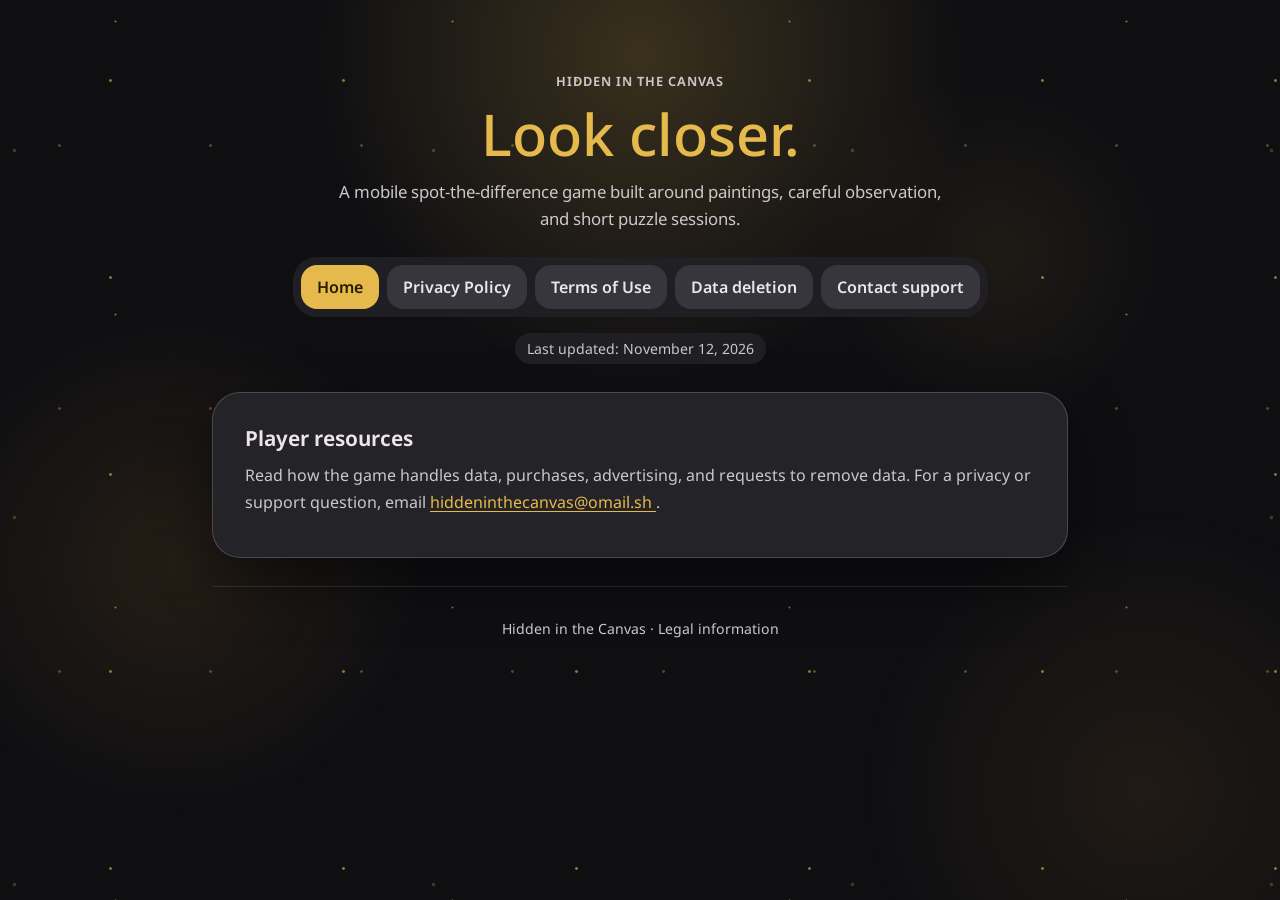
<file: index.html>
<!doctype html>
<html lang="en">
  <head>
    <meta charset="utf-8">
    <meta name="viewport" content="width=device-width, initial-scale=1">
    <meta name="theme-color" content="#10100f">
    <title>
      Hidden in the Canvas — Legal information
    </title>
    <meta name="description" content="Legal information and support for Hidden in the Canvas.">
    <link rel="stylesheet" href="styles.css">
  </head>
  <body>
    <main class="shell">
      <section class="hero">
        <p class="eyebrow">
          Hidden in the Canvas
        </p>
        <h1>
          Look closer.
        </h1>
        <p class="lead">
          A mobile spot-the-difference game built around paintings, careful observation, and short
          puzzle sessions.
        </p>
        <nav class="nav" aria-label="Legal pages">
          <a href="index.html" aria-current="page">
            Home
          </a>
          <a href="privacy.html">
            Privacy Policy
          </a>
          <a href="terms.html">
            Terms of Use
          </a>
          <a href="data-deletion.html">
            Data deletion
          </a>
          <a href="mailto:hiddeninthecanvas@omail.sh?subject=Hidden%20in%20the%20Canvas%20Support">
            Contact support
          </a>
        </nav>
        <div class="meta">
          <span>Last updated: November 12, 2026</span>
        </div>
      </section>
      <section class="card">
        <h2>
          Player resources
        </h2>
        <p>
          Read how the game handles data, purchases, advertising, and requests to remove data. For a
          privacy or support question, email
          <a href="mailto:hiddeninthecanvas@omail.sh">
            hiddeninthecanvas@omail.sh
          </a>.
        </p>
      </section>
      <footer class="footer">
        <p>
          Hidden in the Canvas · Legal information
        </p>
      </footer>
    </main>
  </body>
</html>
</file>
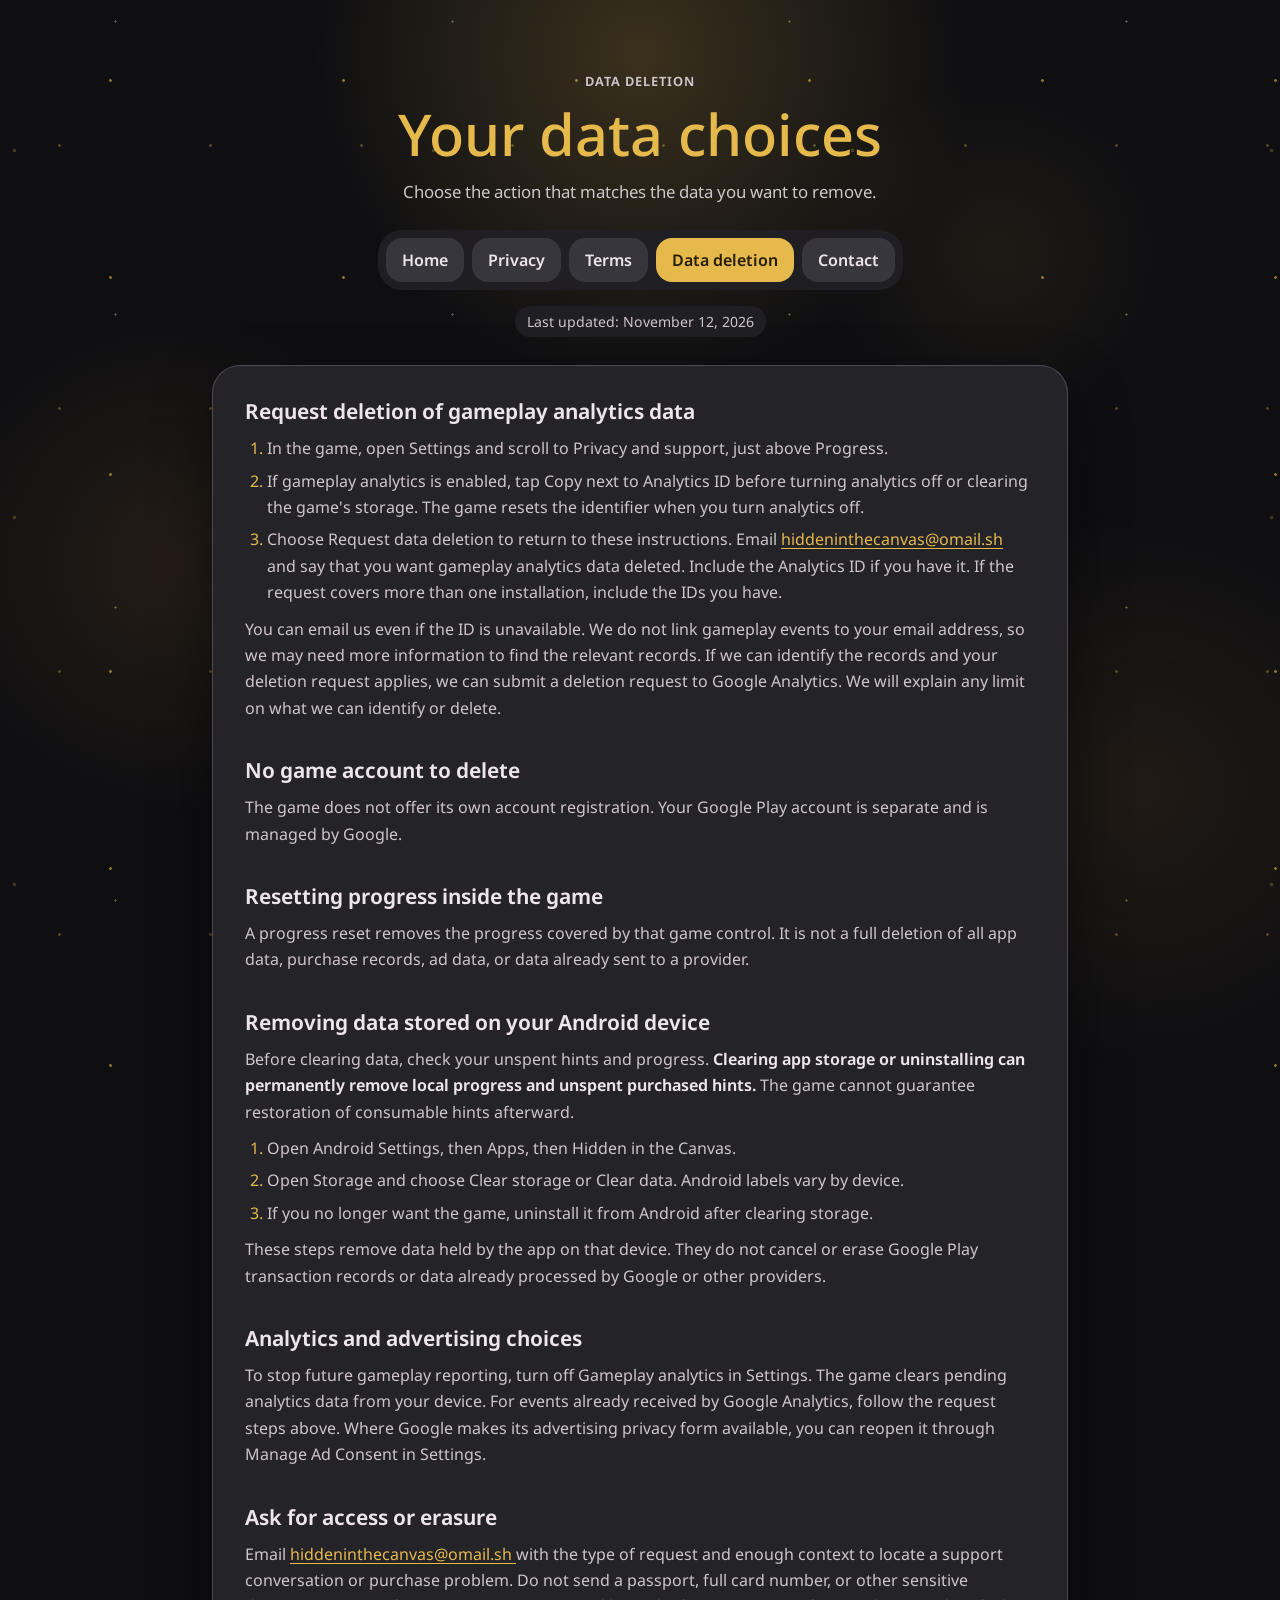
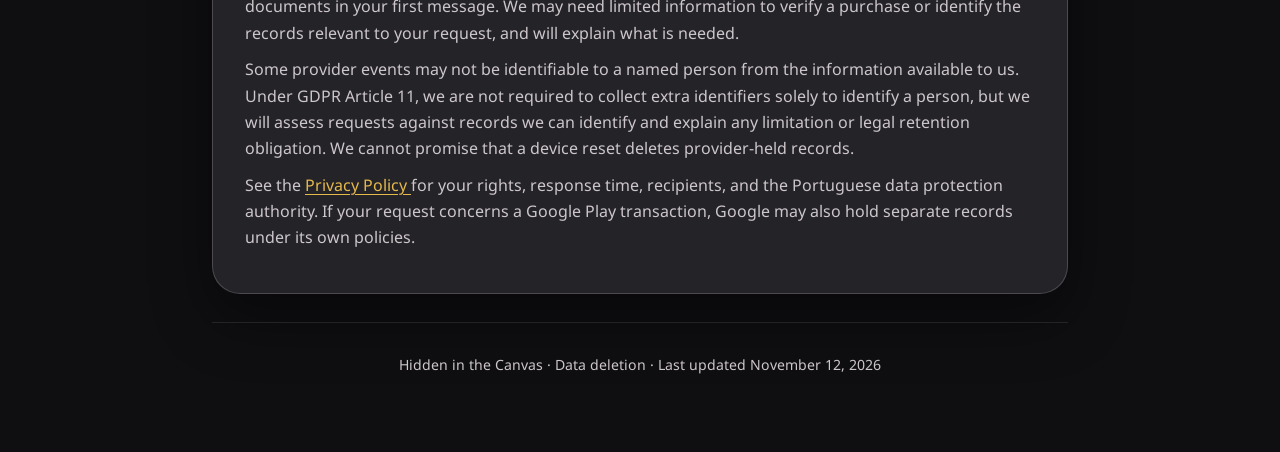
<file: data-deletion.html>
<!doctype html>
<html lang="en">
  <head>
    <meta charset="utf-8">
    <meta name="viewport" content="width=device-width, initial-scale=1">
    <meta name="theme-color" content="#10100f">
    <title>
      Data deletion — Hidden in the Canvas
    </title>
    <meta name="description" content="How to remove local Hidden in the Canvas data and make a privacy request.">
    <link rel="stylesheet" href="styles.css">
  </head>
  <body>
    <main class="shell">
      <section class="hero">
        <p class="eyebrow">
          Data deletion
        </p>
        <h1>
          Your data choices
        </h1>
        <p class="lead">
          Choose the action that matches the data you want to remove.
        </p>
        <nav class="nav" aria-label="Legal pages">
          <a href="index.html">
            Home
          </a>
          <a href="privacy.html">
            Privacy
          </a>
          <a href="terms.html">
            Terms
          </a>
          <a href="data-deletion.html" aria-current="page">
            Data deletion
          </a>
          <a href="mailto:hiddeninthecanvas@omail.sh?subject=Hidden%20in%20the%20Canvas%20Data%20Request">
            Contact
          </a>
        </nav>
        <div class="meta">
          <span>
            Last updated: November 12, 2026
          </span>
        </div>
      </section>
      <section class="card">
        <h2>
          Request deletion of gameplay analytics data
        </h2>
        <ol>
          <li>
            In the game, open Settings and scroll to Privacy and support, just above Progress.
          </li>
          <li>
            If gameplay analytics is enabled, tap Copy next to Analytics ID before turning
            analytics off or clearing the game's storage. The game resets the identifier when you
            turn analytics off.
          </li>
          <li>
            Choose Request data deletion to return to these instructions. Email
            <a href="mailto:hiddeninthecanvas@omail.sh?subject=Hidden%20in%20the%20Canvas%20Data%20Request">
              hiddeninthecanvas@omail.sh
            </a>
            and say that you want gameplay analytics data deleted. Include the Analytics ID if
            you have it. If the request covers more than one installation, include the IDs you have.
          </li>
        </ol>
        <p>
          You can email us even if the ID is unavailable. We do not link gameplay events to your
          email address, so we may need more information to find the relevant records. If we can
          identify the records and your deletion request applies, we can submit a deletion request
          to Google Analytics. We will explain any limit on what we can identify or delete.
        </p>
        <h2>
          No game account to delete
        </h2>
        <p>
          The game does not offer its own account registration. Your Google Play account is separate
          and is managed by Google.
        </p>
        <h2>
          Resetting progress inside the game
        </h2>
        <p>
          A progress reset removes the progress covered by that game control. It is not a full
          deletion of all app data, purchase records, ad data, or data already sent to a provider.
        </p>
        <h2>
          Removing data stored on your Android device
        </h2>
        <p>
          Before clearing data, check your unspent hints and progress.
          <strong>
            Clearing app storage or uninstalling can permanently remove local progress and unspent
            purchased hints.
          </strong>
          The game cannot guarantee restoration of consumable hints afterward.
        </p>
        <ol>
          <li>
            Open Android Settings, then Apps, then Hidden in the Canvas.
          </li>
          <li>
            Open Storage and choose Clear storage or Clear data. Android labels vary by device.
          </li>
          <li>
            If you no longer want the game, uninstall it from Android after clearing storage.
          </li>
        </ol>
        <p>
          These steps remove data held by the app on that device. They do not cancel or erase Google
          Play transaction records or data already processed by Google or other providers.
        </p>
        <h2>
          Analytics and advertising choices
        </h2>
        <p>
          To stop future gameplay reporting, turn off Gameplay analytics in Settings. The game
          clears pending analytics data from your device. For events already received by Google
          Analytics, follow the request steps above. Where Google makes its advertising privacy
          form available, you can reopen it through Manage Ad Consent in Settings.
        </p>
        <h2>
          Ask for access or erasure
        </h2>
        <p>
          Email
          <a href="mailto:hiddeninthecanvas@omail.sh?subject=Hidden%20in%20the%20Canvas%20Data%20Request">
            hiddeninthecanvas@omail.sh
          </a>
          with the type of request and enough context to locate a support conversation or purchase
          problem. Do not send a passport, full card number, or other sensitive documents in your
          first message. We may need limited information to verify a purchase or identify the
          records relevant to your request, and will explain what is needed.
        </p>
        <p>
          Some provider events may not be identifiable to a named person from the information available
          to us. Under GDPR Article 11, we are not required to collect extra identifiers solely to
          identify a person, but we will assess requests against records we can identify and explain
          any limitation or legal retention obligation. We cannot promise that a device reset
          deletes provider-held records.
        </p>
        <p>
          See the
          <a href="privacy.html">
            Privacy Policy
          </a>
          for your rights, response time, recipients, and the Portuguese data protection authority.
          If your request concerns a Google Play transaction, Google may also hold separate records
          under its own policies.
        </p>
      </section>
      <footer class="footer">
        <p>
          Hidden in the Canvas · Data deletion · Last updated November 12, 2026
        </p>
      </footer>
    </main>
  </body>
</html>
</file>
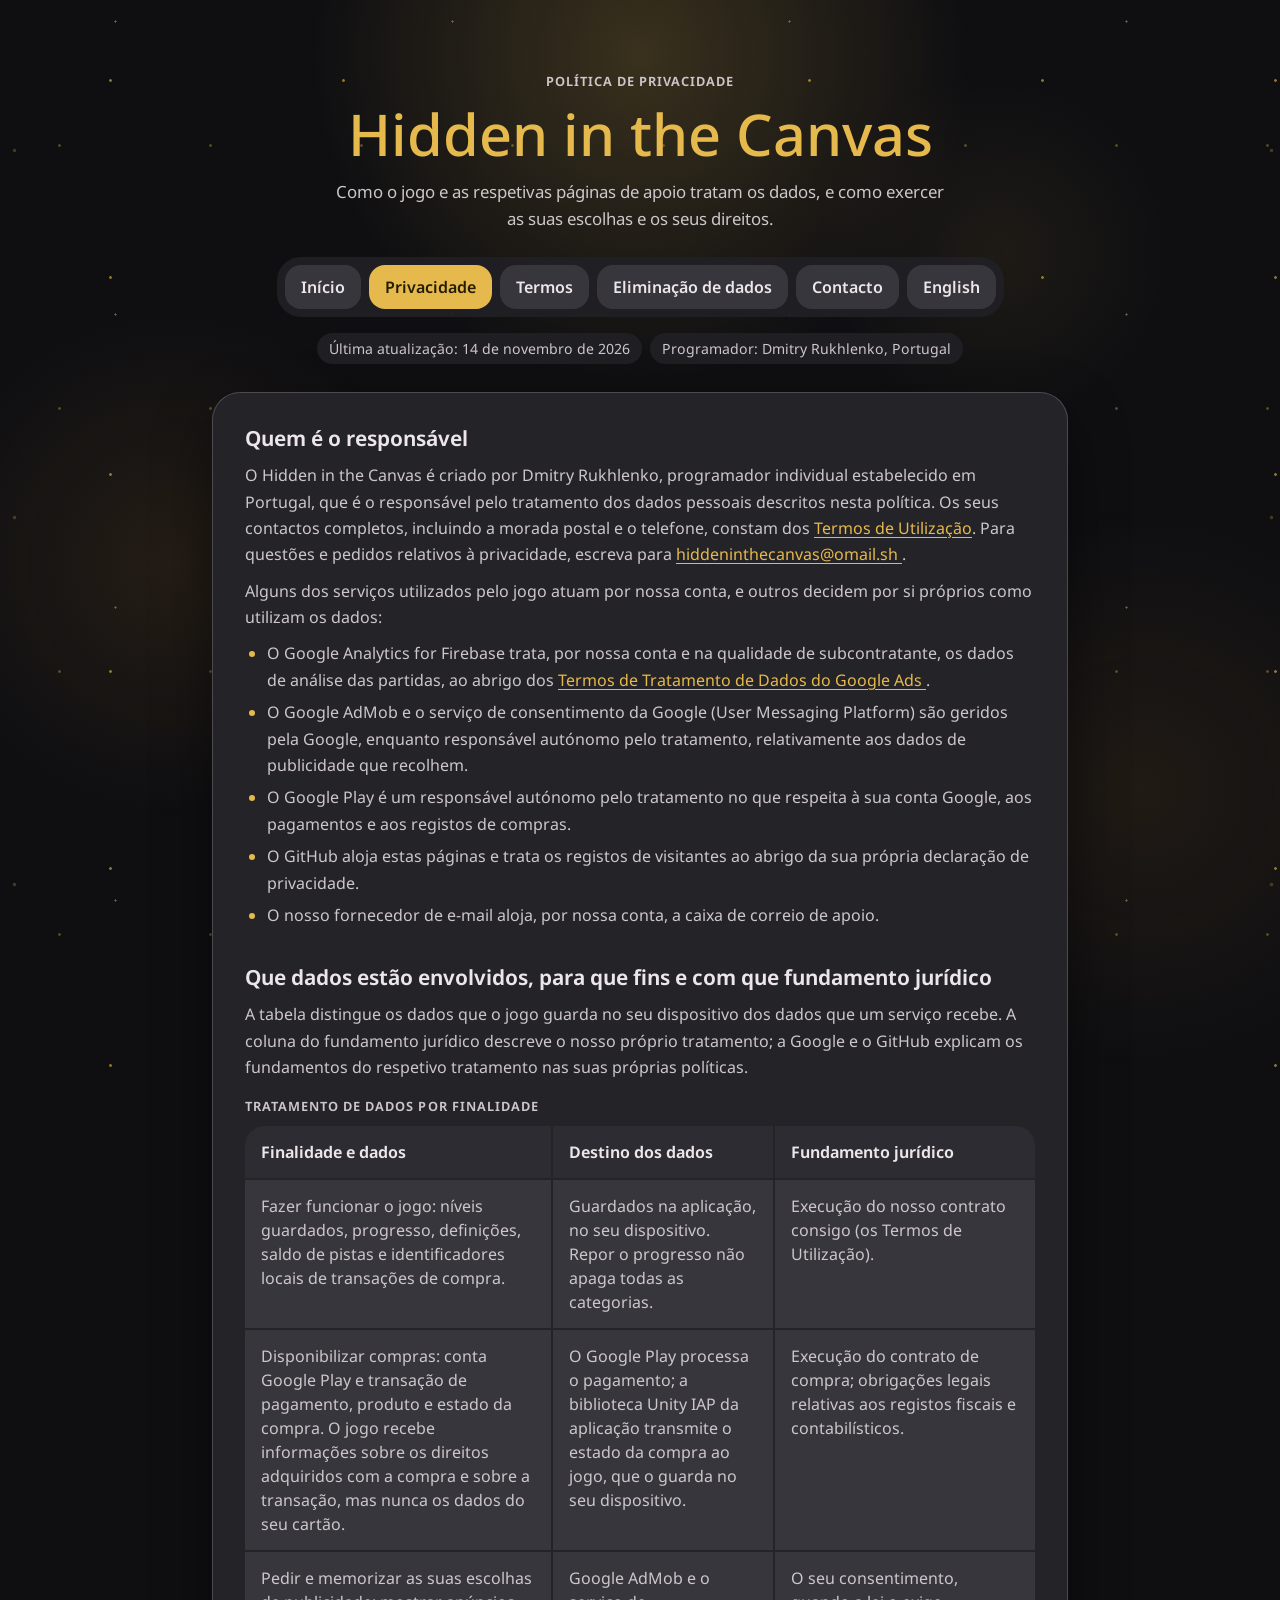
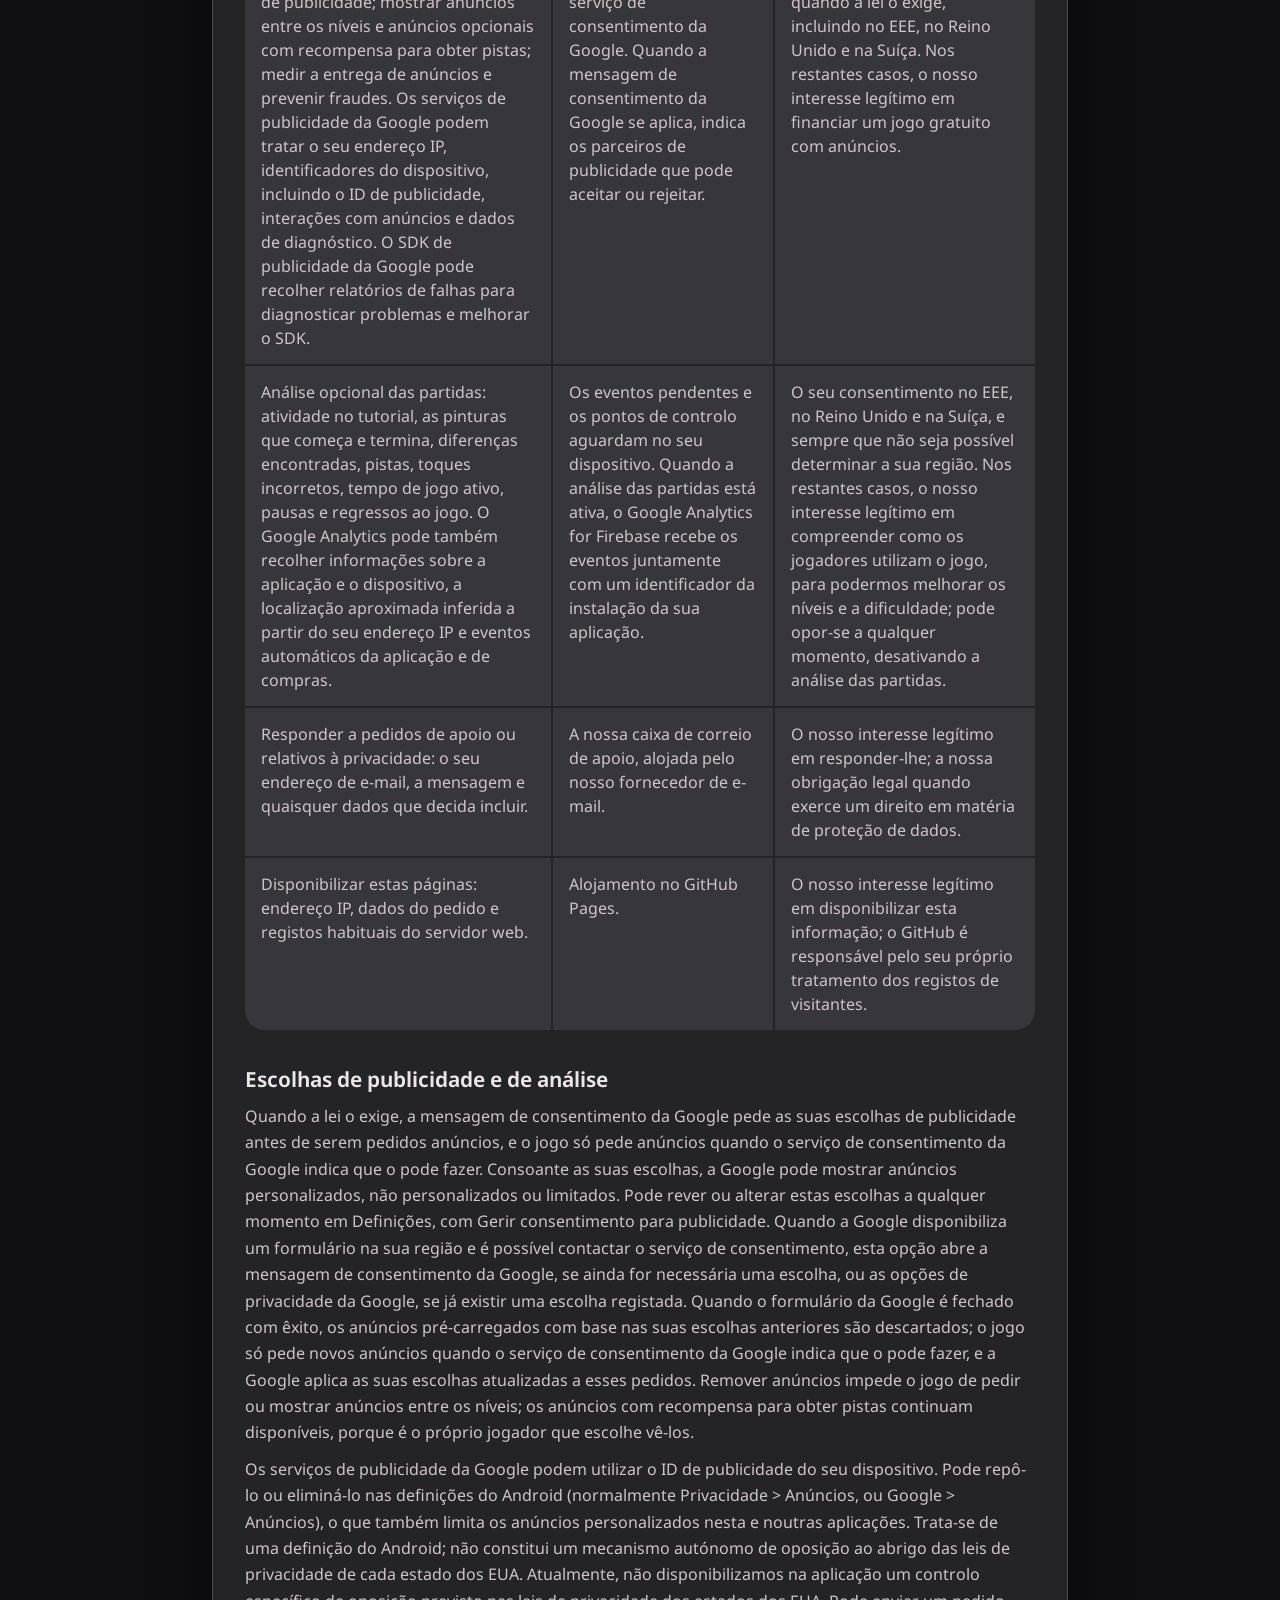
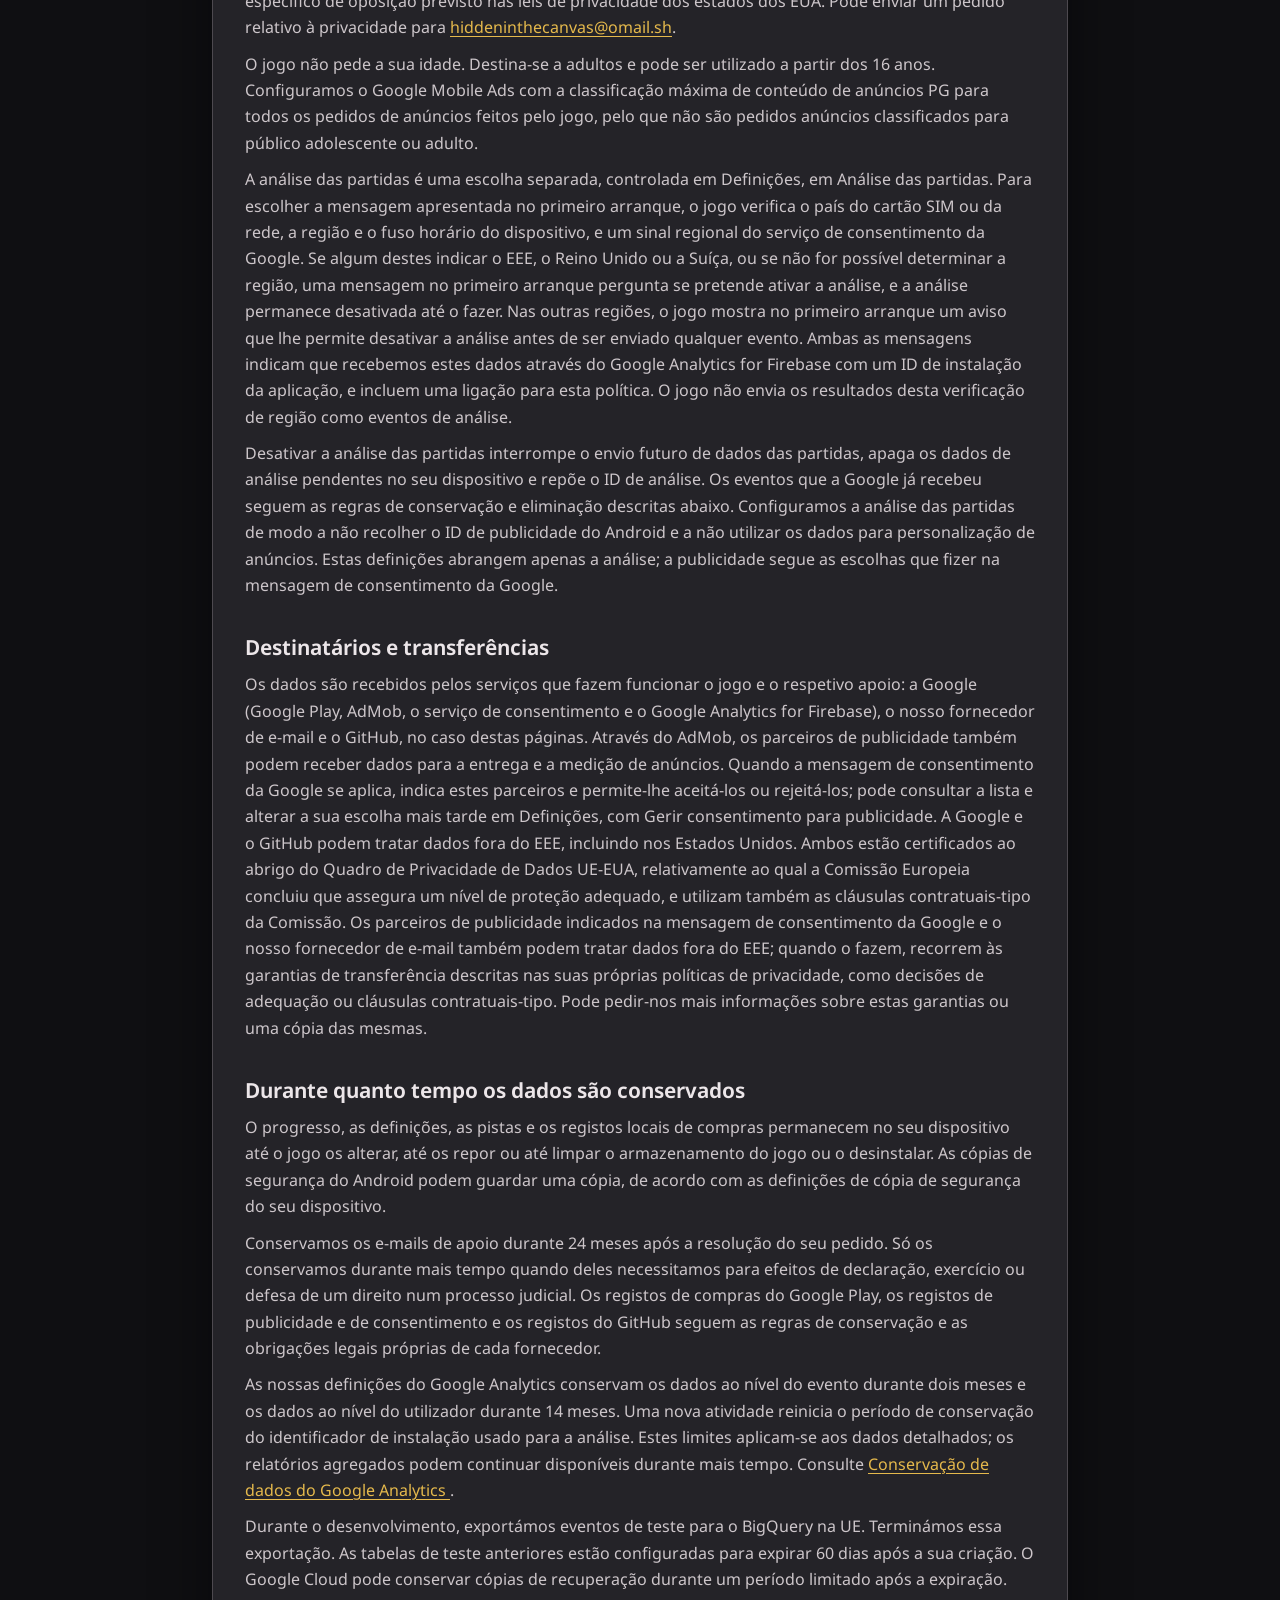
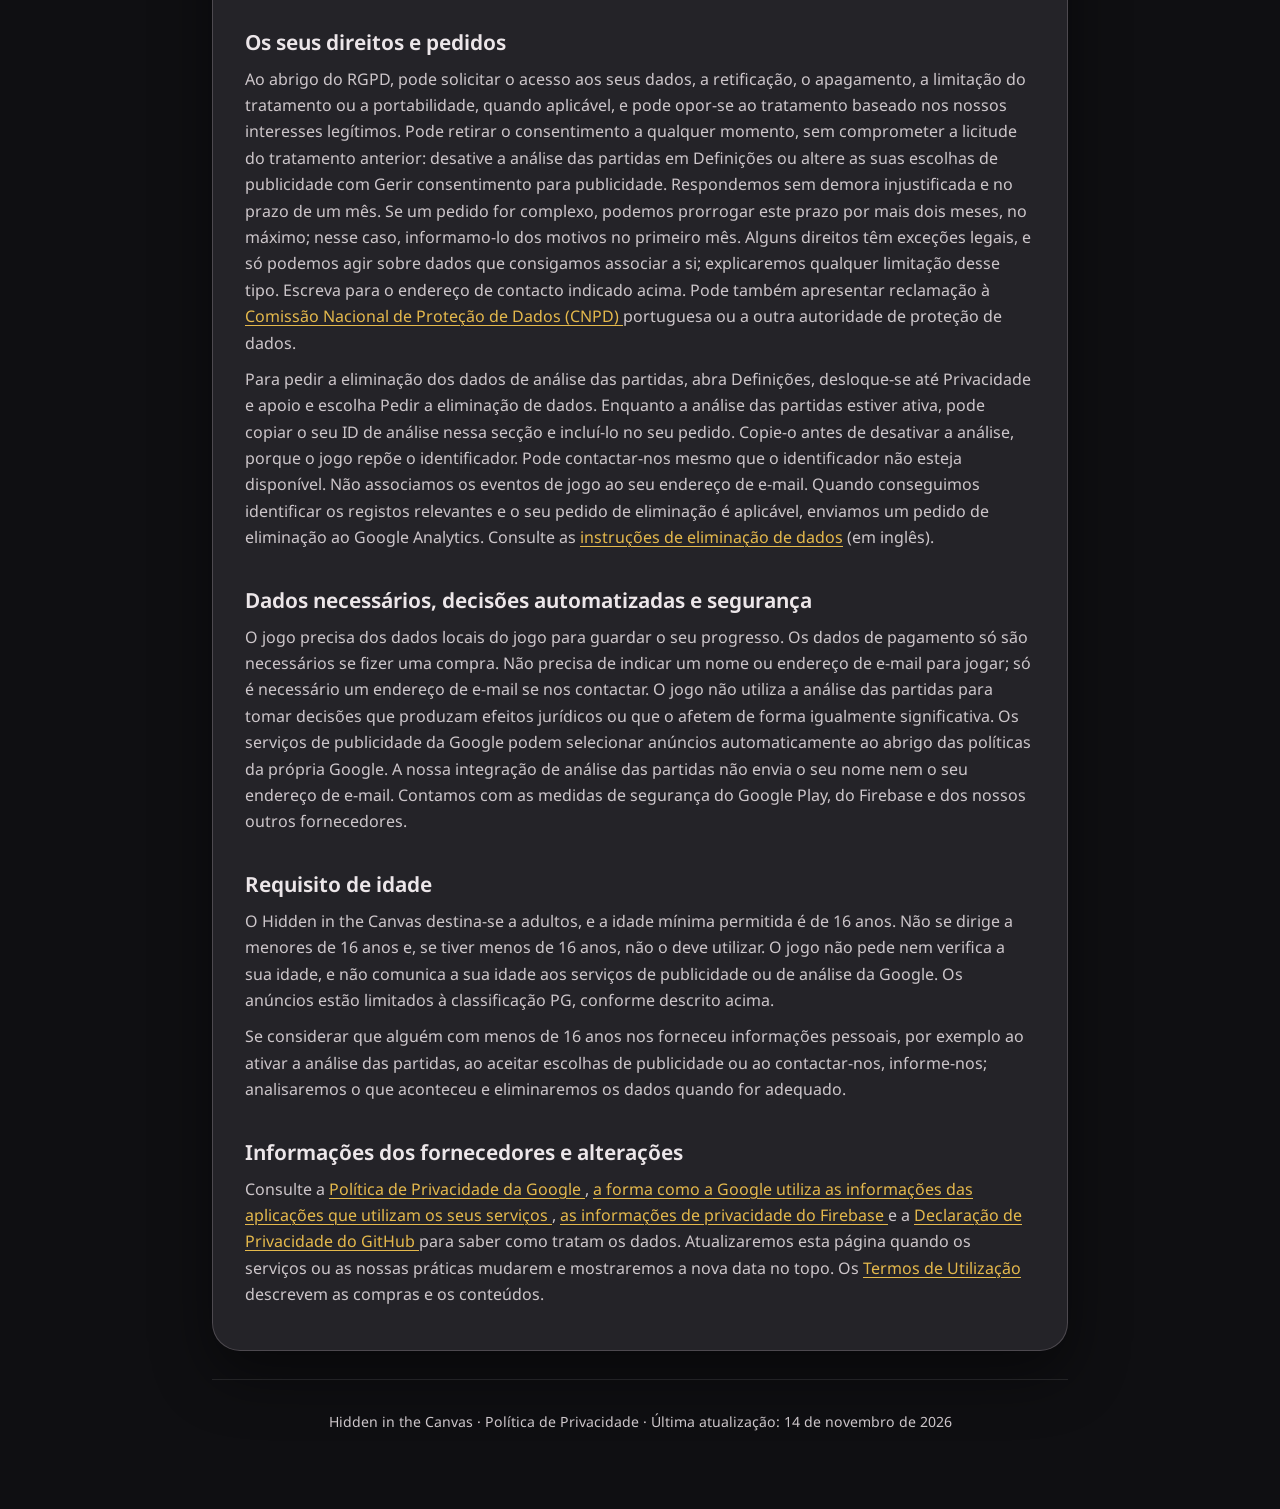
<file: privacy-pt.html>
<!doctype html>
<html lang="pt-PT">
  <head>
    <meta charset="utf-8">
    <meta name="viewport" content="width=device-width, initial-scale=1">
    <meta name="theme-color" content="#10100f">
    <title>
      Política de Privacidade — Hidden in the Canvas
    </title>
    <meta name="description" content="Política de Privacidade do jogo Hidden in the Canvas.">
    <link rel="stylesheet" href="styles.css">
    <link rel="alternate" hreflang="en" href="privacy.html">
    <link rel="alternate" hreflang="pt-PT" href="privacy-pt.html">
  </head>
  <body>
    <main class="shell">
      <section class="hero">
        <p class="eyebrow">
          Política de Privacidade
        </p>
        <h1>
          Hidden in the Canvas
        </h1>
        <p class="lead">
          Como o jogo e as respetivas páginas de apoio tratam os dados, e como exercer as suas
          escolhas e os seus direitos.
        </p>
        <nav class="nav" aria-label="Páginas legais">
          <a href="index.html">
            Início
          </a>
          <a href="privacy-pt.html" aria-current="page">
            Privacidade
          </a>
          <a href="terms-pt.html">
            Termos
          </a>
          <a href="data-deletion.html">
            Eliminação de dados
          </a>
          <a href="mailto:hiddeninthecanvas@omail.sh?subject=Hidden%20in%20the%20Canvas%20Privacy">
            Contacto
          </a>
          <a href="privacy.html" lang="en" hreflang="en">
            English
          </a>
        </nav>
        <div class="meta">
          <span>
            Última atualização: 14 de novembro de 2026
          </span>
          <span>
            Programador: Dmitry Rukhlenko, Portugal
          </span>
        </div>
      </section>
      <section class="card">
        <h2>
          Quem é o responsável
        </h2>
        <p>
          O Hidden in the Canvas é criado por Dmitry Rukhlenko, programador individual estabelecido
          em Portugal, que é o responsável pelo tratamento dos dados pessoais descritos nesta
          política. Os seus contactos completos, incluindo a morada postal e o telefone, constam dos
          <a href="terms-pt.html">Termos de Utilização</a>. Para questões e pedidos relativos à
          privacidade, escreva para
          <a href="mailto:hiddeninthecanvas@omail.sh?subject=Hidden%20in%20the%20Canvas%20Privacy">
            hiddeninthecanvas@omail.sh
          </a>.
        </p>
        <p>
          Alguns dos serviços utilizados pelo jogo atuam por nossa conta, e outros decidem por si
          próprios como utilizam os dados:
        </p>
        <ul>
          <li>
            O Google Analytics for Firebase trata, por nossa conta e na qualidade de subcontratante,
            os dados de análise das partidas, ao abrigo dos
            <a href="https://business.safety.google/adsprocessorterms/">
              Termos de Tratamento de Dados do Google Ads
            </a>.
          </li>
          <li>
            O Google AdMob e o serviço de consentimento da Google (User Messaging Platform) são
            geridos pela Google, enquanto responsável autónomo pelo tratamento, relativamente aos
            dados de publicidade que recolhem.
          </li>
          <li>
            O Google Play é um responsável autónomo pelo tratamento no que respeita à sua conta
            Google, aos pagamentos e aos registos de compras.
          </li>
          <li>
            O GitHub aloja estas páginas e trata os registos de visitantes ao abrigo da sua própria
            declaração de privacidade.
          </li>
          <li>
            O nosso fornecedor de e-mail aloja, por nossa conta, a caixa de correio de apoio.
          </li>
        </ul>
        <h2>
          Que dados estão envolvidos, para que fins e com que fundamento jurídico
        </h2>
        <p>
          A tabela distingue os dados que o jogo guarda no seu dispositivo dos dados que um serviço
          recebe. A coluna do fundamento jurídico descreve o nosso próprio tratamento; a Google e o
          GitHub explicam os fundamentos do respetivo tratamento nas suas próprias políticas.
        </p>
        <div class="table-scroll">
          <table role="table">
            <caption>
              Tratamento de dados por finalidade
            </caption>
            <thead role="rowgroup">
              <tr role="row">
                <th role="columnheader" scope="col">
                  Finalidade e dados
                </th>
                <th role="columnheader" scope="col">
                  Destino dos dados
                </th>
                <th role="columnheader" scope="col">
                  Fundamento jurídico
                </th>
              </tr>
            </thead>
            <tbody role="rowgroup">
              <tr role="row">
                <td role="cell" data-label="Finalidade e dados">
                  Fazer funcionar o jogo: níveis guardados, progresso, definições, saldo de pistas e
                  identificadores locais de transações de compra.
                </td>
                <td role="cell" data-label="Destino dos dados">
                  Guardados na aplicação, no seu dispositivo. Repor o progresso não apaga todas as
                  categorias.
                </td>
                <td role="cell" data-label="Fundamento jurídico">
                  Execução do nosso contrato consigo (os Termos de Utilização).
                </td>
              </tr>
              <tr role="row">
                <td role="cell" data-label="Finalidade e dados">
                  Disponibilizar compras: conta Google Play e transação de pagamento, produto e
                  estado da compra. O jogo recebe informações sobre os direitos adquiridos com a compra
                  e sobre a transação, mas nunca os dados do seu cartão.
                </td>
                <td role="cell" data-label="Destino dos dados">
                  O Google Play processa o pagamento; a biblioteca Unity IAP da aplicação transmite
                  o estado da compra ao jogo, que o guarda no seu dispositivo.
                </td>
                <td role="cell" data-label="Fundamento jurídico">
                  Execução do contrato de compra; obrigações legais relativas aos registos fiscais e
                  contabilísticos.
                </td>
              </tr>
              <tr role="row">
                <td role="cell" data-label="Finalidade e dados">
                  Pedir e memorizar as suas escolhas de publicidade; mostrar anúncios entre os níveis
                  e anúncios opcionais com recompensa para obter pistas; medir a entrega de anúncios
                  e prevenir fraudes. Os serviços de publicidade da Google podem tratar o seu
                  endereço IP, identificadores do dispositivo, incluindo o ID de publicidade,
                  interações com anúncios e dados de diagnóstico. O SDK de publicidade da Google
                  pode recolher relatórios de falhas para diagnosticar problemas e melhorar o SDK.
                </td>
                <td role="cell" data-label="Destino dos dados">
                  Google AdMob e o serviço de consentimento da Google. Quando a mensagem de
                  consentimento da Google se aplica, indica os parceiros de publicidade que pode
                  aceitar ou rejeitar.
                </td>
                <td role="cell" data-label="Fundamento jurídico">
                  O seu consentimento, quando a lei o exige, incluindo no EEE, no Reino Unido e na
                  Suíça. Nos restantes casos, o nosso interesse legítimo em financiar um jogo
                  gratuito com anúncios.
                </td>
              </tr>
              <tr role="row">
                <td role="cell" data-label="Finalidade e dados">
                  Análise opcional das partidas: atividade no tutorial, as pinturas que começa e
                  termina, diferenças encontradas, pistas, toques incorretos, tempo de jogo ativo,
                  pausas e regressos ao jogo. O Google Analytics pode também recolher informações
                  sobre a aplicação e o dispositivo, a localização aproximada inferida a partir do
                  seu endereço IP e eventos automáticos da aplicação e de compras.
                </td>
                <td role="cell" data-label="Destino dos dados">
                  Os eventos pendentes e os pontos de controlo aguardam no seu dispositivo. Quando a
                  análise das partidas está ativa, o Google Analytics for Firebase recebe os eventos
                  juntamente com um identificador da instalação da sua aplicação.
                </td>
                <td role="cell" data-label="Fundamento jurídico">
                  O seu consentimento no EEE, no Reino Unido e na Suíça, e sempre que não seja
                  possível determinar a sua região. Nos restantes casos, o nosso interesse legítimo
                  em compreender como os jogadores utilizam o jogo, para podermos melhorar os níveis
                  e a dificuldade; pode opor-se a qualquer momento, desativando a análise das
                  partidas.
                </td>
              </tr>
              <tr role="row">
                <td role="cell" data-label="Finalidade e dados">
                  Responder a pedidos de apoio ou relativos à privacidade: o seu endereço de e-mail,
                  a mensagem e quaisquer dados que decida incluir.
                </td>
                <td role="cell" data-label="Destino dos dados">
                  A nossa caixa de correio de apoio, alojada pelo nosso fornecedor de e-mail.
                </td>
                <td role="cell" data-label="Fundamento jurídico">
                  O nosso interesse legítimo em responder-lhe; a nossa obrigação legal quando exerce
                  um direito em matéria de proteção de dados.
                </td>
              </tr>
              <tr role="row">
                <td role="cell" data-label="Finalidade e dados">
                  Disponibilizar estas páginas: endereço IP, dados do pedido e registos habituais do
                  servidor web.
                </td>
                <td role="cell" data-label="Destino dos dados">
                  Alojamento no GitHub Pages.
                </td>
                <td role="cell" data-label="Fundamento jurídico">
                  O nosso interesse legítimo em disponibilizar esta informação; o GitHub é
                  responsável pelo seu próprio tratamento dos registos de visitantes.
                </td>
              </tr>
            </tbody>
          </table>
        </div>
        <h2>
          Escolhas de publicidade e de análise
        </h2>
        <p>
          Quando a lei o exige, a mensagem de consentimento da Google pede as suas escolhas de
          publicidade antes de serem pedidos anúncios, e o jogo só pede anúncios quando o serviço de
          consentimento da Google indica que o pode fazer. Consoante as suas escolhas, a Google pode
          mostrar anúncios personalizados, não personalizados ou limitados. Pode rever ou alterar
          estas escolhas a qualquer momento em Definições, com Gerir consentimento para publicidade.
          Quando a Google disponibiliza um formulário na sua região e é possível contactar o serviço
          de consentimento, esta opção abre a mensagem de consentimento da Google, se ainda for
          necessária uma escolha, ou as opções de privacidade da Google, se já existir uma escolha
          registada. Quando o formulário da Google é fechado com êxito, os anúncios pré-carregados
          com base nas suas escolhas anteriores são descartados; o jogo só pede novos anúncios quando
          o serviço de consentimento da Google indica que o pode fazer, e a Google aplica as suas
          escolhas atualizadas a esses pedidos. Remover anúncios impede o jogo de pedir ou mostrar
          anúncios entre os níveis; os anúncios com recompensa para obter pistas continuam
          disponíveis, porque é o próprio jogador que escolhe vê-los.
        </p>
        <p>
          Os serviços de publicidade da Google podem utilizar o ID de publicidade do seu dispositivo.
          Pode repô-lo ou eliminá-lo nas definições do Android (normalmente Privacidade &gt;
          Anúncios, ou Google &gt; Anúncios), o que também limita os anúncios personalizados nesta e
          noutras aplicações. Trata-se de uma definição do Android; não constitui um mecanismo
          autónomo de oposição ao abrigo das leis de privacidade de cada estado dos EUA. Atualmente,
          não disponibilizamos na aplicação um controlo específico de oposição previsto nas leis de
          privacidade dos estados dos EUA. Pode enviar um pedido relativo à privacidade para
          <a href="mailto:hiddeninthecanvas@omail.sh">hiddeninthecanvas@omail.sh</a>.
        </p>
        <p>
          O jogo não pede a sua idade. Destina-se a adultos e pode ser utilizado a partir dos 16
          anos. Configuramos o Google Mobile Ads com a classificação máxima de conteúdo de anúncios
          PG para todos os pedidos de anúncios feitos pelo jogo, pelo que não são pedidos anúncios
          classificados para público adolescente ou adulto.
        </p>
        <p>
          A análise das partidas é uma escolha separada, controlada em Definições, em Análise das
          partidas. Para escolher a mensagem apresentada no primeiro arranque, o jogo verifica o país
          do cartão SIM ou da rede, a região e o fuso horário do dispositivo, e um sinal regional do
          serviço de consentimento da Google. Se algum destes indicar o EEE, o Reino Unido ou a
          Suíça, ou se não for possível determinar a região, uma mensagem no primeiro arranque
          pergunta se pretende ativar a análise, e a análise permanece desativada até o fazer. Nas
          outras regiões, o jogo mostra no primeiro arranque um aviso que lhe permite desativar a
          análise antes de ser enviado qualquer evento. Ambas as mensagens indicam que recebemos
          estes dados através do Google Analytics for Firebase com um ID de instalação da aplicação,
          e incluem uma ligação para esta política. O jogo não envia os resultados desta verificação
          de região como eventos de análise.
        </p>
        <p>
          Desativar a análise das partidas interrompe o envio futuro de dados das partidas, apaga os
          dados de análise pendentes no seu dispositivo e repõe o ID de análise. Os eventos que a
          Google já recebeu seguem as regras de conservação e eliminação descritas abaixo.
          Configuramos a análise das partidas de modo a não recolher o ID de publicidade do Android
          e a não utilizar os dados para personalização de anúncios. Estas definições abrangem apenas
          a análise; a publicidade segue as escolhas que fizer na mensagem de consentimento da
          Google.
        </p>
        <h2>
          Destinatários e transferências
        </h2>
        <p>
          Os dados são recebidos pelos serviços que fazem funcionar o jogo e o respetivo apoio: a
          Google (Google Play, AdMob, o serviço de consentimento e o Google Analytics for Firebase),
          o nosso fornecedor de e-mail e o GitHub, no caso destas páginas. Através do AdMob, os
          parceiros de publicidade também podem receber dados para a entrega e a medição de anúncios.
          Quando a mensagem de consentimento da Google se aplica, indica estes parceiros e permite-lhe
          aceitá-los ou rejeitá-los; pode consultar a lista e alterar a sua escolha mais tarde em
          Definições, com Gerir consentimento para publicidade. A Google e o GitHub podem tratar
          dados fora do EEE, incluindo
          nos Estados Unidos. Ambos estão certificados ao abrigo do Quadro de Privacidade de Dados
          UE-EUA, relativamente ao qual a Comissão Europeia concluiu que assegura um nível de
          proteção adequado, e utilizam também as cláusulas contratuais-tipo da Comissão. Os
          parceiros de publicidade indicados na mensagem de consentimento da Google e o nosso
          fornecedor de e-mail também podem tratar dados fora do EEE; quando o fazem, recorrem às
          garantias de transferência descritas nas suas próprias políticas de privacidade, como
          decisões de adequação ou cláusulas contratuais-tipo. Pode pedir-nos mais informações sobre
          estas garantias ou uma cópia das mesmas.
        </p>
        <h2>
          Durante quanto tempo os dados são conservados
        </h2>
        <p>
          O progresso, as definições, as pistas e os registos locais de compras permanecem no seu
          dispositivo até o jogo os alterar, até os repor ou até limpar o armazenamento do jogo ou o
          desinstalar. As cópias de segurança do Android podem guardar uma cópia, de acordo com as
          definições de cópia de segurança do seu dispositivo.
        </p>
        <p>
          Conservamos os e-mails de apoio durante 24 meses após a resolução do seu pedido. Só os
          conservamos durante mais tempo quando deles necessitamos para efeitos de declaração,
          exercício ou defesa de um direito num processo judicial. Os registos de compras do Google
          Play, os registos de publicidade e de consentimento e os registos do GitHub seguem as
          regras de conservação e as obrigações legais próprias de cada fornecedor.
        </p>
        <p>
          As nossas definições do Google Analytics conservam os dados ao nível do evento durante dois
          meses e os dados ao nível do utilizador durante 14 meses. Uma nova atividade reinicia o
          período de conservação do identificador de instalação usado para a análise. Estes limites
          aplicam-se aos dados detalhados; os relatórios agregados podem continuar disponíveis durante
          mais tempo. Consulte
          <a href="https://support.google.com/analytics/answer/7667196?hl=pt-PT">
            Conservação de dados do Google Analytics
          </a>.
        </p>
        <p>
          Durante o desenvolvimento, exportámos eventos de teste para o BigQuery na UE. Terminámos
          essa exportação. As tabelas de teste anteriores estão configuradas para expirar 60 dias
          após a sua criação. O Google Cloud pode conservar cópias de recuperação durante um período
          limitado após a expiração.
        </p>
        <h2>
          Os seus direitos e pedidos
        </h2>
        <p>
          Ao abrigo do RGPD, pode solicitar o acesso aos seus dados, a retificação, o apagamento, a
          limitação do tratamento ou a portabilidade, quando aplicável, e pode opor-se ao tratamento
          baseado nos nossos interesses legítimos. Pode retirar o consentimento a qualquer momento,
          sem comprometer a licitude do tratamento anterior: desative a análise das partidas em
          Definições ou altere as suas escolhas de publicidade com Gerir consentimento para
          publicidade. Respondemos sem demora injustificada e no prazo de um mês. Se um pedido for
          complexo, podemos prorrogar este prazo por mais dois meses, no máximo; nesse caso,
          informamo-lo dos motivos no primeiro mês. Alguns direitos têm exceções legais, e só podemos
          agir sobre dados que consigamos associar a si; explicaremos qualquer limitação desse tipo.
          Escreva para o endereço de contacto indicado acima. Pode também apresentar reclamação à
          <a href="https://www.cnpd.pt/">
            Comissão Nacional de Proteção de Dados (CNPD)
          </a>
          portuguesa ou a outra autoridade de proteção de dados.
        </p>
        <p>
          Para pedir a eliminação dos dados de análise das partidas, abra Definições, desloque-se até
          Privacidade e apoio e escolha Pedir a eliminação de dados. Enquanto a análise das partidas
          estiver ativa, pode copiar o seu ID de análise nessa secção e incluí-lo no seu pedido.
          Copie-o antes de desativar a análise, porque o jogo repõe o identificador. Pode contactar-nos
          mesmo que o identificador não esteja disponível. Não associamos os eventos de jogo ao seu
          endereço de e-mail. Quando conseguimos identificar os registos relevantes e o seu pedido de
          eliminação é aplicável, enviamos um pedido de eliminação ao Google Analytics. Consulte as
          <a href="data-deletion.html">instruções de eliminação de dados</a> (em inglês).
        </p>
        <h2>
          Dados necessários, decisões automatizadas e segurança
        </h2>
        <p>
          O jogo precisa dos dados locais do jogo para guardar o seu progresso. Os dados de pagamento
          só são necessários se fizer uma compra. Não precisa de indicar um nome ou endereço de e-mail
          para jogar; só é necessário um endereço de e-mail se nos contactar. O jogo não utiliza a
          análise das partidas para tomar decisões que produzam efeitos jurídicos ou que o afetem de
          forma igualmente significativa. Os serviços de publicidade da Google podem selecionar
          anúncios automaticamente ao abrigo das políticas da própria Google. A nossa integração de
          análise das partidas não envia o seu nome nem o seu endereço de e-mail. Contamos com as
          medidas de segurança do Google Play, do Firebase e dos nossos outros fornecedores.
        </p>
        <h2>
          Requisito de idade
        </h2>
        <p>
          O Hidden in the Canvas destina-se a adultos, e a idade mínima permitida é de 16 anos. Não
          se dirige a menores de 16 anos e, se tiver menos de 16 anos, não o deve utilizar. O
          jogo não pede nem verifica a sua idade, e não comunica a sua idade aos serviços de
          publicidade ou de análise da Google. Os anúncios estão limitados à classificação PG,
          conforme descrito acima.
        </p>
        <p>
          Se considerar que alguém com menos de 16 anos nos forneceu informações pessoais, por
          exemplo ao ativar a análise das partidas, ao aceitar escolhas de publicidade ou ao
          contactar-nos, informe-nos; analisaremos o que aconteceu e eliminaremos os dados quando
          for adequado.
        </p>
        <h2>
          Informações dos fornecedores e alterações
        </h2>
        <p>
          Consulte a
          <a href="https://policies.google.com/privacy?hl=pt-PT">
            Política de Privacidade da Google
          </a>,
          <a href="https://policies.google.com/technologies/partner-sites?hl=pt-PT">
            a forma como a Google utiliza as informações das aplicações que utilizam os seus serviços
          </a>,
          <a href="https://firebase.google.com/support/privacy">
            as informações de privacidade do Firebase
          </a> e a
          <a href="https://docs.github.com/en/site-policy/privacy-policies/github-general-privacy-statement">
            Declaração de Privacidade do GitHub
          </a>
          para saber como tratam os dados. Atualizaremos esta página quando os serviços ou as nossas
          práticas mudarem e mostraremos a nova data no topo. Os
          <a href="terms-pt.html">
            Termos de Utilização
          </a>
          descrevem as compras e os conteúdos.
        </p>
      </section>
      <footer class="footer">
        <p>
          Hidden in the Canvas · Política de Privacidade · Última atualização: 14 de novembro de 2026
        </p>
      </footer>
    </main>
  </body>
</html>
</file>
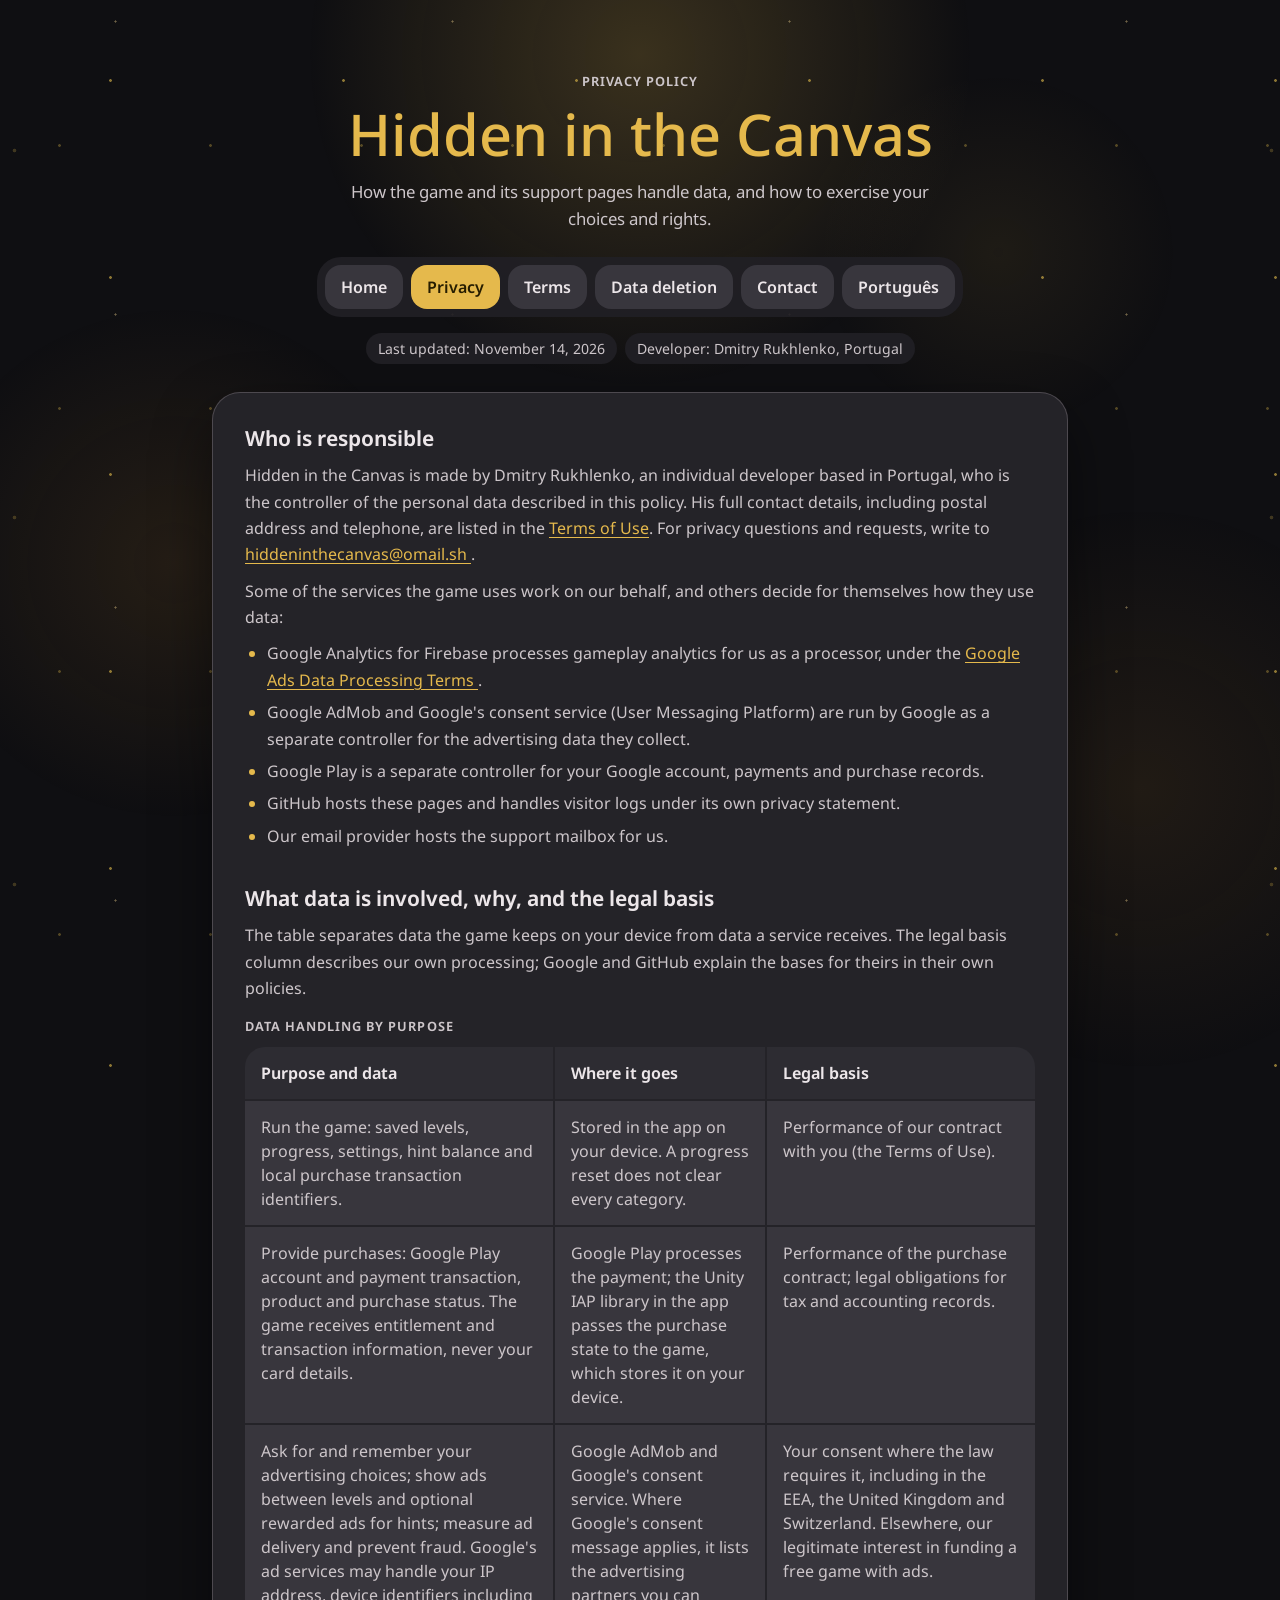
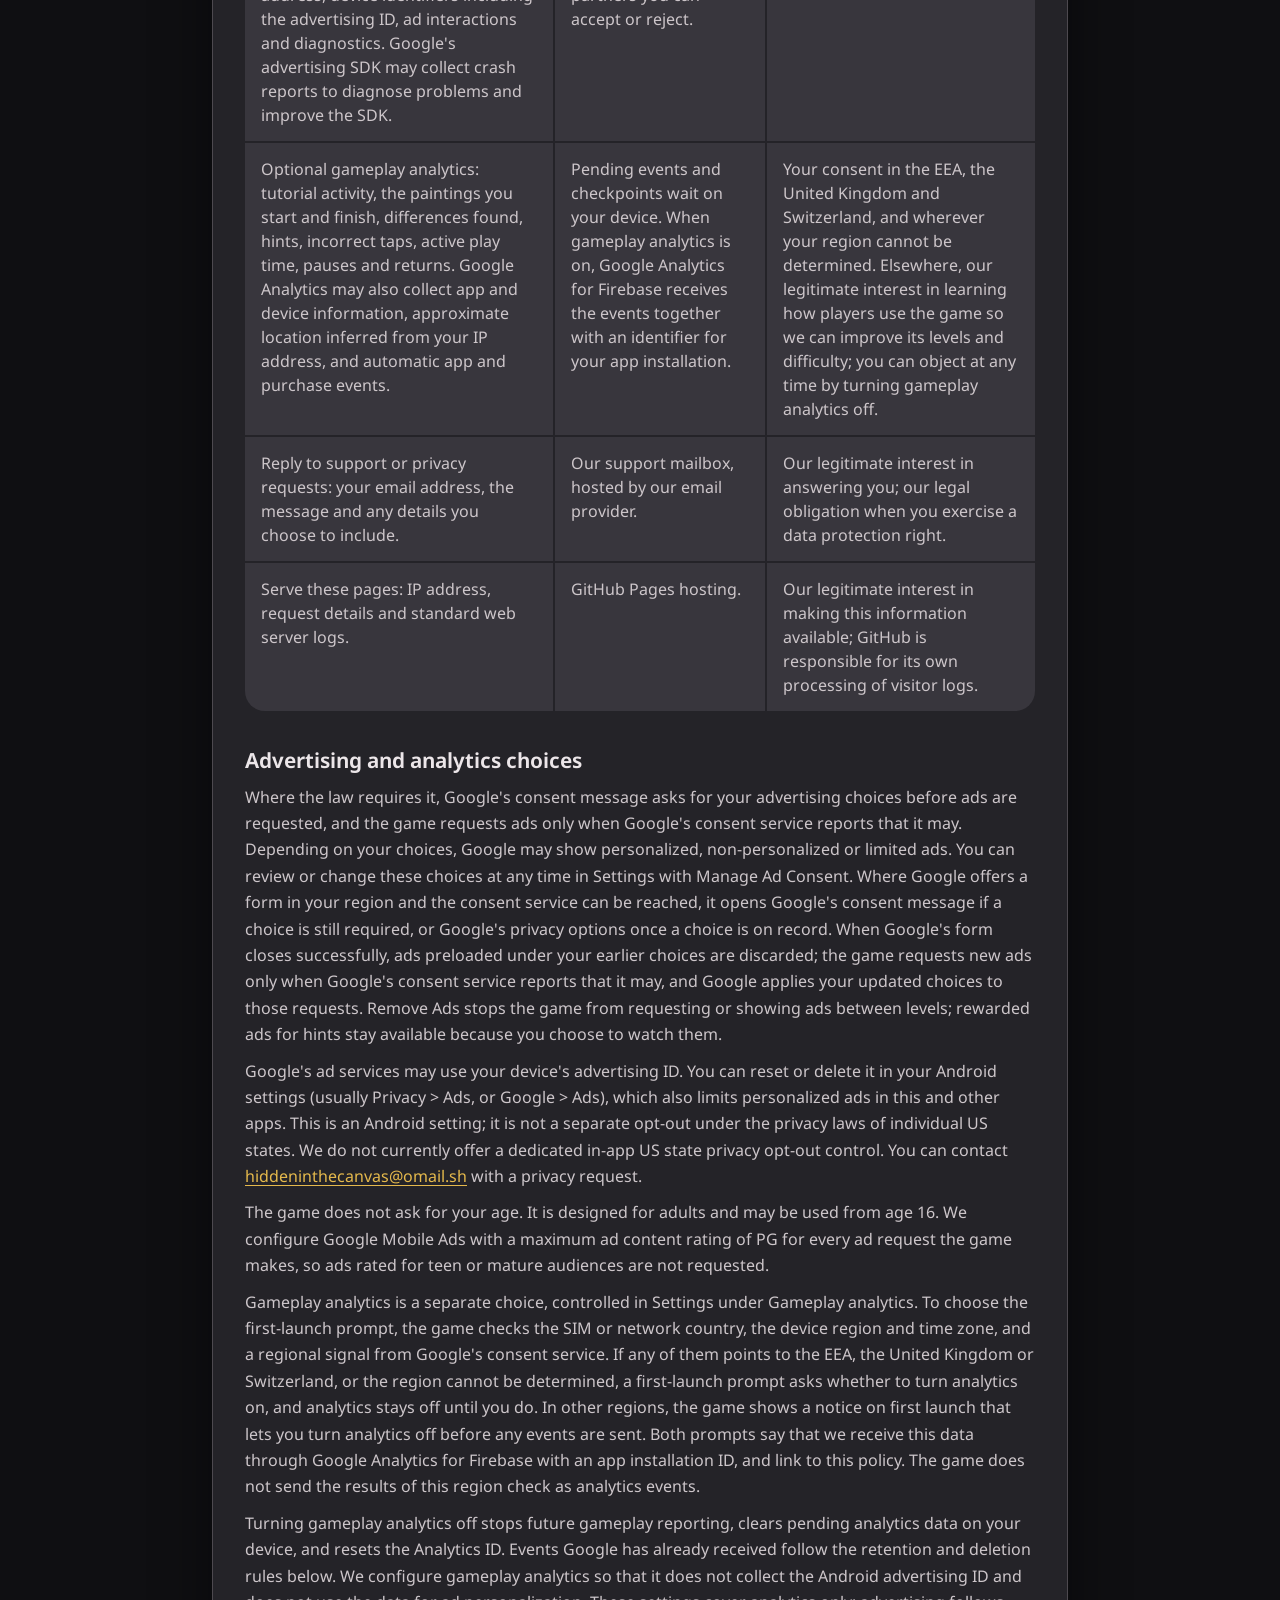
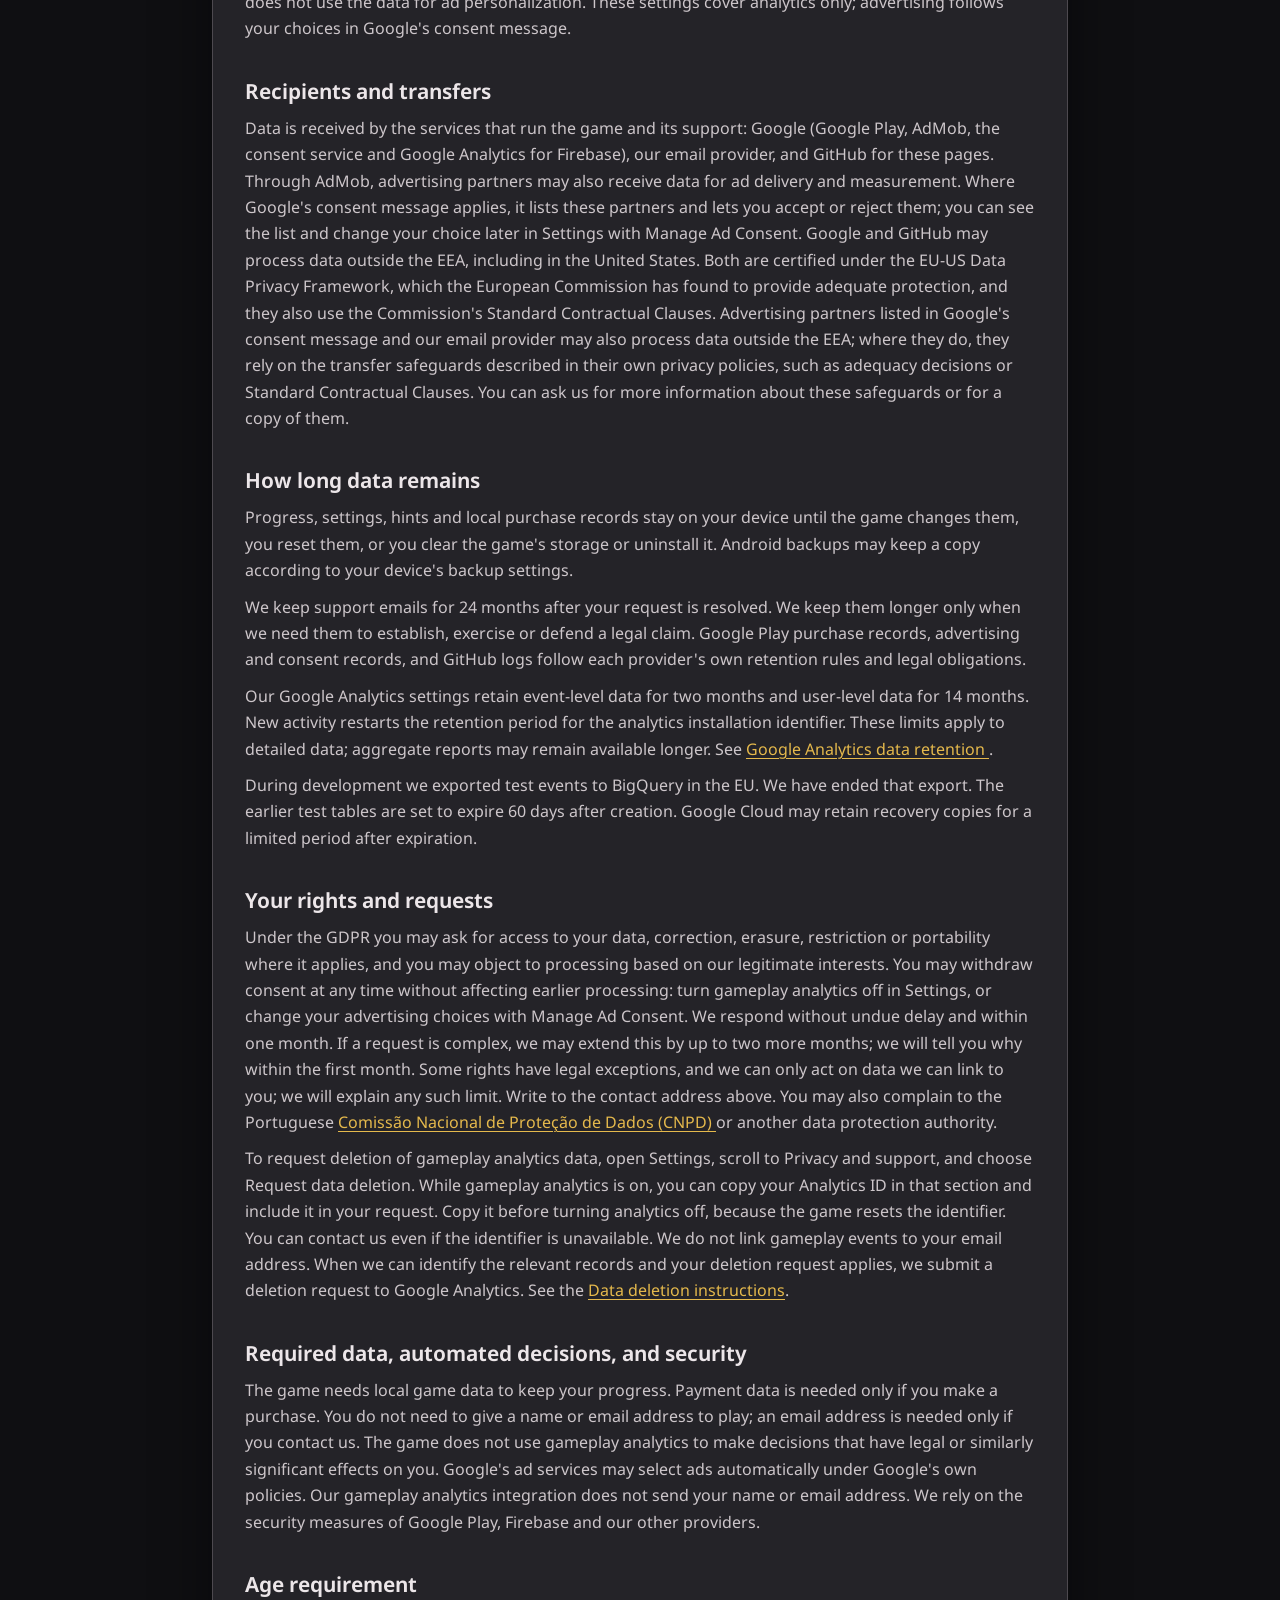
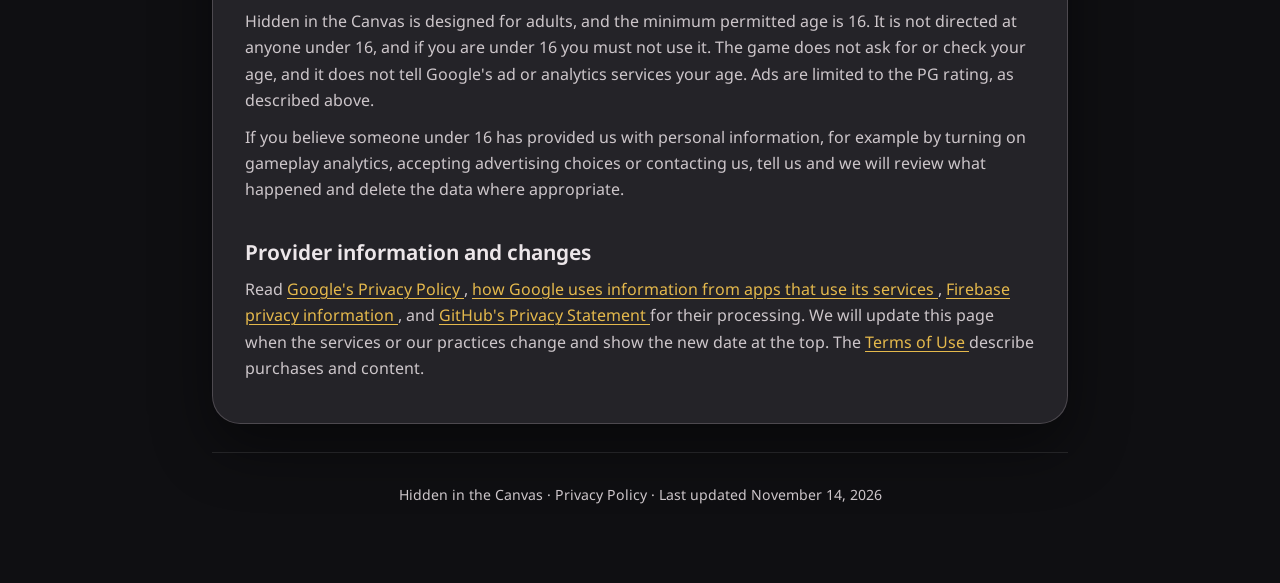
<file: privacy.html>
<!doctype html>
<html lang="en">
  <head>
    <meta charset="utf-8">
    <meta name="viewport" content="width=device-width, initial-scale=1">
    <meta name="theme-color" content="#10100f">
    <title>
      Privacy Policy — Hidden in the Canvas
    </title>
    <meta name="description" content="Privacy Policy for Hidden in the Canvas.">
    <link rel="stylesheet" href="styles.css">
    <link rel="alternate" hreflang="en" href="privacy.html">
    <link rel="alternate" hreflang="pt-PT" href="privacy-pt.html">
  </head>
  <body>
    <main class="shell">
      <section class="hero">
        <p class="eyebrow">
          Privacy Policy
        </p>
        <h1>
          Hidden in the Canvas
        </h1>
        <p class="lead">
          How the game and its support pages handle data, and how to exercise your choices and
          rights.
        </p>
        <nav class="nav" aria-label="Legal pages">
          <a href="index.html">
            Home
          </a>
          <a href="privacy.html" aria-current="page">
            Privacy
          </a>
          <a href="terms.html">
            Terms
          </a>
          <a href="data-deletion.html">
            Data deletion
          </a>
          <a href="mailto:hiddeninthecanvas@omail.sh?subject=Hidden%20in%20the%20Canvas%20Privacy">
            Contact
          </a>
          <a href="privacy-pt.html" lang="pt-PT" hreflang="pt-PT">
            Português
          </a>
        </nav>
        <div class="meta">
          <span>
            Last updated: November 14, 2026
          </span>
          <span>
            Developer: Dmitry Rukhlenko, Portugal
          </span>
        </div>
      </section>
      <section class="card">
        <h2>
          Who is responsible
        </h2>
        <p>
          Hidden in the Canvas is made by Dmitry Rukhlenko, an individual developer based in
          Portugal, who is the controller of the personal data described in this policy. His full
          contact details, including postal address and telephone, are listed in the
          <a href="terms.html">Terms of Use</a>. For privacy questions and requests, write to
          <a href="mailto:hiddeninthecanvas@omail.sh?subject=Hidden%20in%20the%20Canvas%20Privacy">
            hiddeninthecanvas@omail.sh
          </a>.
        </p>
        <p>
          Some of the services the game uses work on our behalf, and others decide for themselves
          how they use data:
        </p>
        <ul>
          <li>
            Google Analytics for Firebase processes gameplay analytics for us as a processor, under
            the
            <a href="https://business.safety.google/adsprocessorterms/">
              Google Ads Data Processing Terms
            </a>.
          </li>
          <li>
            Google AdMob and Google's consent service (User Messaging Platform) are run by Google as
            a separate controller for the advertising data they collect.
          </li>
          <li>
            Google Play is a separate controller for your Google account, payments and purchase
            records.
          </li>
          <li>
            GitHub hosts these pages and handles visitor logs under its own privacy statement.
          </li>
          <li>
            Our email provider hosts the support mailbox for us.
          </li>
        </ul>
        <h2>
          What data is involved, why, and the legal basis
        </h2>
        <p>
          The table separates data the game keeps on your device from data a service receives. The
          legal basis column describes our own processing; Google and GitHub explain the bases for
          theirs in their own policies.
        </p>
        <div class="table-scroll">
          <table role="table">
            <caption>
              Data handling by purpose
            </caption>
            <thead role="rowgroup">
              <tr role="row">
                <th role="columnheader" scope="col">
                  Purpose and data
                </th>
                <th role="columnheader" scope="col">
                  Where it goes
                </th>
                <th role="columnheader" scope="col">
                  Legal basis
                </th>
              </tr>
            </thead>
            <tbody role="rowgroup">
              <tr role="row">
                <td role="cell" data-label="Purpose and data">
                  Run the game: saved levels, progress, settings, hint balance and local purchase
                  transaction identifiers.
                </td>
                <td role="cell" data-label="Where it goes">
                  Stored in the app on your device. A progress reset does not clear every category.
                </td>
                <td role="cell" data-label="Legal basis">
                  Performance of our contract with you (the Terms of Use).
                </td>
              </tr>
              <tr role="row">
                <td role="cell" data-label="Purpose and data">
                  Provide purchases: Google Play account and payment transaction, product and
                  purchase status. The game receives entitlement and transaction information, never
                  your card details.
                </td>
                <td role="cell" data-label="Where it goes">
                  Google Play processes the payment; the Unity IAP library in the app passes the
                  purchase state to the game, which stores it on your device.
                </td>
                <td role="cell" data-label="Legal basis">
                  Performance of the purchase contract; legal obligations for tax and accounting
                  records.
                </td>
              </tr>
              <tr role="row">
                <td role="cell" data-label="Purpose and data">
                  Ask for and remember your advertising choices; show ads between levels and
                  optional rewarded ads for hints; measure ad delivery and prevent fraud. Google's
                  ad services may handle your IP address, device identifiers including the
                  advertising ID, ad interactions and diagnostics. Google's advertising SDK may
                  collect crash reports to diagnose problems and improve the SDK.
                </td>
                <td role="cell" data-label="Where it goes">
                  Google AdMob and Google's consent service. Where Google's consent message
                  applies, it lists the advertising partners you can accept or reject.
                </td>
                <td role="cell" data-label="Legal basis">
                  Your consent where the law requires it, including in the EEA, the United Kingdom
                  and Switzerland. Elsewhere, our legitimate interest in funding a free game with
                  ads.
                </td>
              </tr>
              <tr role="row">
                <td role="cell" data-label="Purpose and data">
                  Optional gameplay analytics: tutorial activity, the paintings you start and
                  finish, differences found, hints, incorrect taps, active play time, pauses and
                  returns. Google Analytics may also collect app and device information,
                  approximate location inferred from your IP address, and automatic app and
                  purchase events.
                </td>
                <td role="cell" data-label="Where it goes">
                  Pending events and checkpoints wait on your device. When gameplay analytics is
                  on, Google Analytics for Firebase receives the events together with an identifier
                  for your app installation.
                </td>
                <td role="cell" data-label="Legal basis">
                  Your consent in the EEA, the United Kingdom and Switzerland, and wherever your
                  region cannot be determined. Elsewhere, our legitimate interest in learning how
                  players use the game so we can improve its levels and difficulty; you can object
                  at any time by turning gameplay analytics off.
                </td>
              </tr>
              <tr role="row">
                <td role="cell" data-label="Purpose and data">
                  Reply to support or privacy requests: your email address, the message and any
                  details you choose to include.
                </td>
                <td role="cell" data-label="Where it goes">
                  Our support mailbox, hosted by our email provider.
                </td>
                <td role="cell" data-label="Legal basis">
                  Our legitimate interest in answering you; our legal obligation when you exercise a
                  data protection right.
                </td>
              </tr>
              <tr role="row">
                <td role="cell" data-label="Purpose and data">
                  Serve these pages: IP address, request details and standard web server logs.
                </td>
                <td role="cell" data-label="Where it goes">
                  GitHub Pages hosting.
                </td>
                <td role="cell" data-label="Legal basis">
                  Our legitimate interest in making this information available; GitHub is
                  responsible for its own processing of visitor logs.
                </td>
              </tr>
            </tbody>
          </table>
        </div>
        <h2>
          Advertising and analytics choices
        </h2>
        <p>
          Where the law requires it, Google's consent message asks for your advertising choices
          before ads are requested, and the game requests ads only when Google's consent service
          reports that it may. Depending on your choices, Google may show personalized,
          non-personalized or limited ads. You can review or change these choices at any time in
          Settings with Manage Ad Consent. Where Google offers a form in your region and the consent
          service can be reached, it opens Google's consent message if a choice is still required,
          or Google's privacy options once a choice is on record. When Google's form closes
          successfully, ads preloaded under your earlier choices are discarded; the game requests new ads only when
          Google's consent service reports that it may, and Google applies your updated choices to
          those requests. Remove Ads stops the game from requesting or showing ads between levels; rewarded
          ads for hints stay available because you choose to watch them.
        </p>
        <p>
          Google's ad services may use your device's advertising ID. You can reset or delete it in
          your Android settings (usually Privacy &gt; Ads, or Google &gt; Ads), which also limits
          personalized ads in this and other apps. This is an Android setting; it is not a
          separate opt-out under the privacy laws of individual US states. We do not currently offer
          a dedicated in-app US state privacy opt-out control. You can contact
          <a href="mailto:hiddeninthecanvas@omail.sh">hiddeninthecanvas@omail.sh</a> with a privacy
          request.
        </p>
        <p>
          The game does not ask for your age. It is designed for adults and may be used from age 16.
          We configure Google Mobile Ads with a maximum ad content rating of PG for every ad request
          the game makes, so ads rated for teen or mature audiences are not requested.
        </p>
        <p>
          Gameplay analytics is a separate choice, controlled in Settings under Gameplay analytics.
          To choose the first-launch prompt, the game checks the SIM or network country, the device
          region and time zone, and a regional signal from Google's consent service. If any of
          them points to the EEA, the United Kingdom or Switzerland, or the region cannot be
          determined, a first-launch prompt asks whether to turn analytics on, and analytics stays
          off until you do. In other regions, the game shows a notice on first launch that lets you
          turn analytics off before any events are sent. Both prompts say that we receive this data
          through Google Analytics for Firebase with an app installation ID, and link to this
          policy. The game does not send the results of this region check as analytics events.
        </p>
        <p>
          Turning gameplay analytics off stops future gameplay reporting, clears pending analytics
          data on your device, and resets the Analytics ID. Events Google has already received
          follow the retention and deletion rules below. We configure gameplay analytics so that it
          does not collect the Android advertising ID and does not use the data for ad
          personalization. These settings cover analytics only; advertising follows your choices
          in Google's consent message.
        </p>
        <h2>
          Recipients and transfers
        </h2>
        <p>
          Data is received by the services that run the game and its support: Google (Google
          Play, AdMob, the consent service and Google Analytics for Firebase), our email provider,
          and GitHub for these pages. Through AdMob, advertising partners may also receive data
          for ad delivery and measurement. Where Google's consent message applies, it lists these
          partners and lets you accept or reject them; you can see the list and change your choice
          later in Settings with Manage Ad Consent. Google and GitHub may process data outside the
          EEA, including
          in the United States. Both are certified under the EU-US Data Privacy Framework, which the
          European Commission has found to provide adequate protection, and they also use the
          Commission's Standard Contractual Clauses. Advertising partners listed in Google's
          consent message and our email provider may also process data outside the EEA; where they
          do, they rely on the transfer safeguards described in their own privacy policies, such
          as adequacy decisions or Standard Contractual Clauses. You can ask us for more
          information about these safeguards or for a copy of them.
        </p>
        <h2>
          How long data remains
        </h2>
        <p>
          Progress, settings, hints and local purchase records stay on your device until the game
          changes them, you reset them, or you clear the game's storage or uninstall it. Android
          backups may keep a copy according to your device's backup settings.
        </p>
        <p>
          We keep support emails for 24 months after your request is resolved. We keep them longer
          only when we need them to establish, exercise or defend a legal claim. Google Play
          purchase records, advertising and consent records, and GitHub logs follow each
          provider's own retention rules and legal obligations.
        </p>
        <p>
          Our Google Analytics settings retain event-level data for two months and user-level data
          for 14 months. New activity restarts the retention period for the analytics installation
          identifier. These limits apply to detailed data; aggregate reports may remain available
          longer. See
          <a href="https://support.google.com/analytics/answer/7667196">
            Google Analytics data retention
          </a>.
        </p>
        <p>
          During development we exported test events to BigQuery in the EU. We have ended that
          export. The earlier test tables are set to expire 60 days after creation. Google Cloud
          may retain recovery copies for a limited period after expiration.
        </p>
        <h2>
          Your rights and requests
        </h2>
        <p>
          Under the GDPR you may ask for access to your data, correction, erasure, restriction or
          portability where it applies, and you may object to processing based on our legitimate
          interests. You may withdraw consent at any time without affecting earlier processing:
          turn gameplay analytics off in Settings, or change your advertising choices with Manage Ad
          Consent. We respond without undue delay and within one month. If a request is complex,
          we may extend this by up to two more months; we will tell you why within the first
          month. Some rights have legal exceptions, and we can only act on data we can link to
          you; we will explain any such limit. Write to the contact address above. You may also
          complain to the Portuguese
          <a href="https://www.cnpd.pt/">
            Comissão Nacional de Proteção de Dados (CNPD)
          </a>
          or another data protection authority.
        </p>
        <p>
          To request deletion of gameplay analytics data, open Settings, scroll to Privacy and
          support, and choose Request data deletion. While gameplay analytics is on, you can copy
          your Analytics ID in that section and include it in your request. Copy it before turning
          analytics off, because the game resets the identifier. You can contact us even if the
          identifier is unavailable. We do not link gameplay events to your email address. When we
          can identify the relevant records and your deletion request applies, we submit a
          deletion request to Google Analytics. See the
          <a href="data-deletion.html">Data deletion instructions</a>.
        </p>
        <h2>
          Required data, automated decisions, and security
        </h2>
        <p>
          The game needs local game data to keep your progress. Payment data is needed only if you
          make a purchase. You do not need to give a name or email address to play; an email
          address is needed only if you contact us. The game does not use gameplay analytics to
          make decisions that have legal or similarly significant effects on you. Google's ad
          services may select ads automatically under Google's own policies. Our gameplay analytics
          integration does not send your name or email address. We rely on the security measures
          of Google Play, Firebase and our other providers.
        </p>
        <h2>
          Age requirement
        </h2>
        <p>
          Hidden in the Canvas is designed for adults, and the minimum permitted age is 16. It is
          not directed at anyone under 16, and if you are under 16 you must not use it. The
          game does not ask for or check your age, and it does not tell Google's ad or analytics
          services your age. Ads are limited to the PG rating, as described above.
        </p>
        <p>
          If you believe someone under 16 has provided us with personal information, for example
          by turning on gameplay analytics, accepting advertising choices or contacting us, tell us
          and we will review what happened and delete the data where appropriate.
        </p>
        <h2>
          Provider information and changes
        </h2>
        <p>
          Read
          <a href="https://policies.google.com/privacy">
            Google's Privacy Policy
          </a>,
          <a href="https://policies.google.com/technologies/partner-sites">
            how Google uses information from apps that use its services
          </a>,
          <a href="https://firebase.google.com/support/privacy">
            Firebase privacy information
          </a>, and
          <a href="https://docs.github.com/en/site-policy/privacy-policies/github-general-privacy-statement">
            GitHub's Privacy Statement
          </a>
          for their processing. We will update this page when the services or our practices change
          and show the new date at the top. The
          <a href="terms.html">
            Terms of Use
          </a>
          describe purchases and content.
        </p>
      </section>
      <footer class="footer">
        <p>
          Hidden in the Canvas · Privacy Policy · Last updated November 14, 2026
        </p>
      </footer>
    </main>
  </body>
</html>
</file>
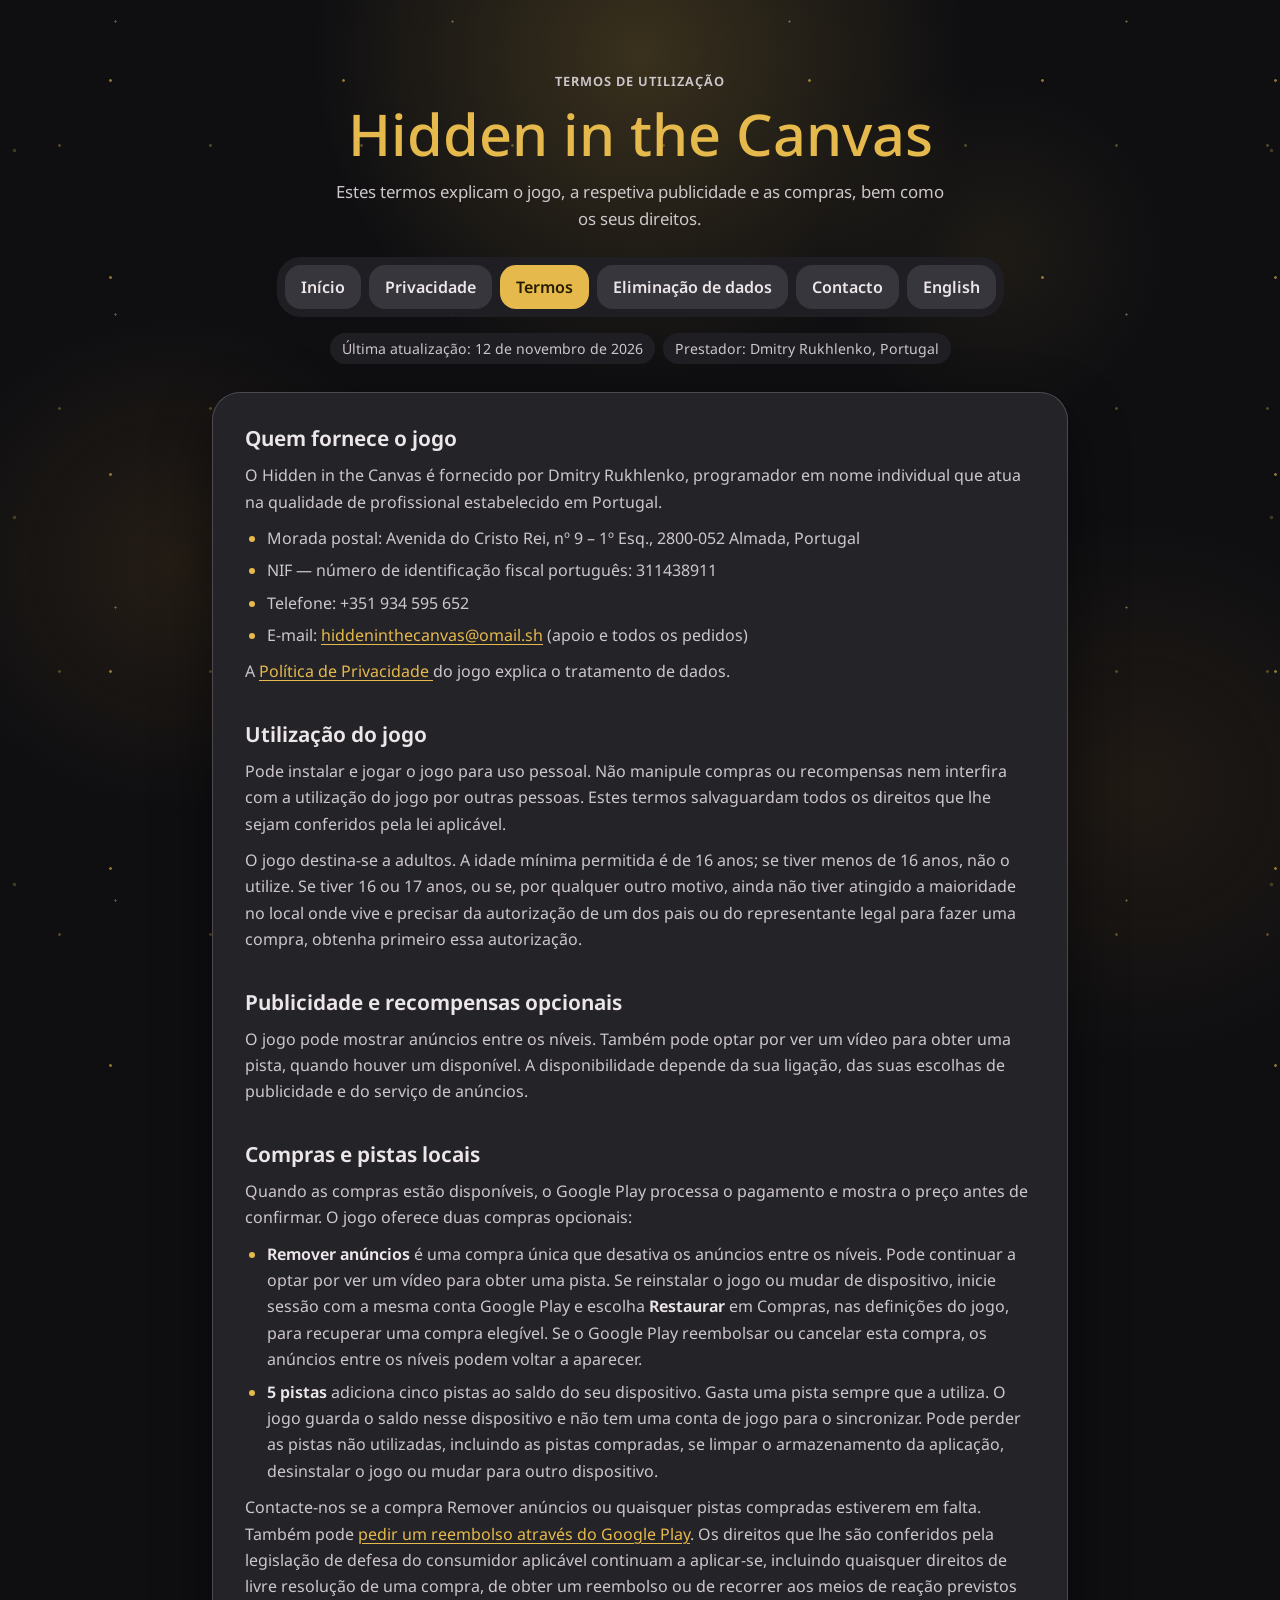
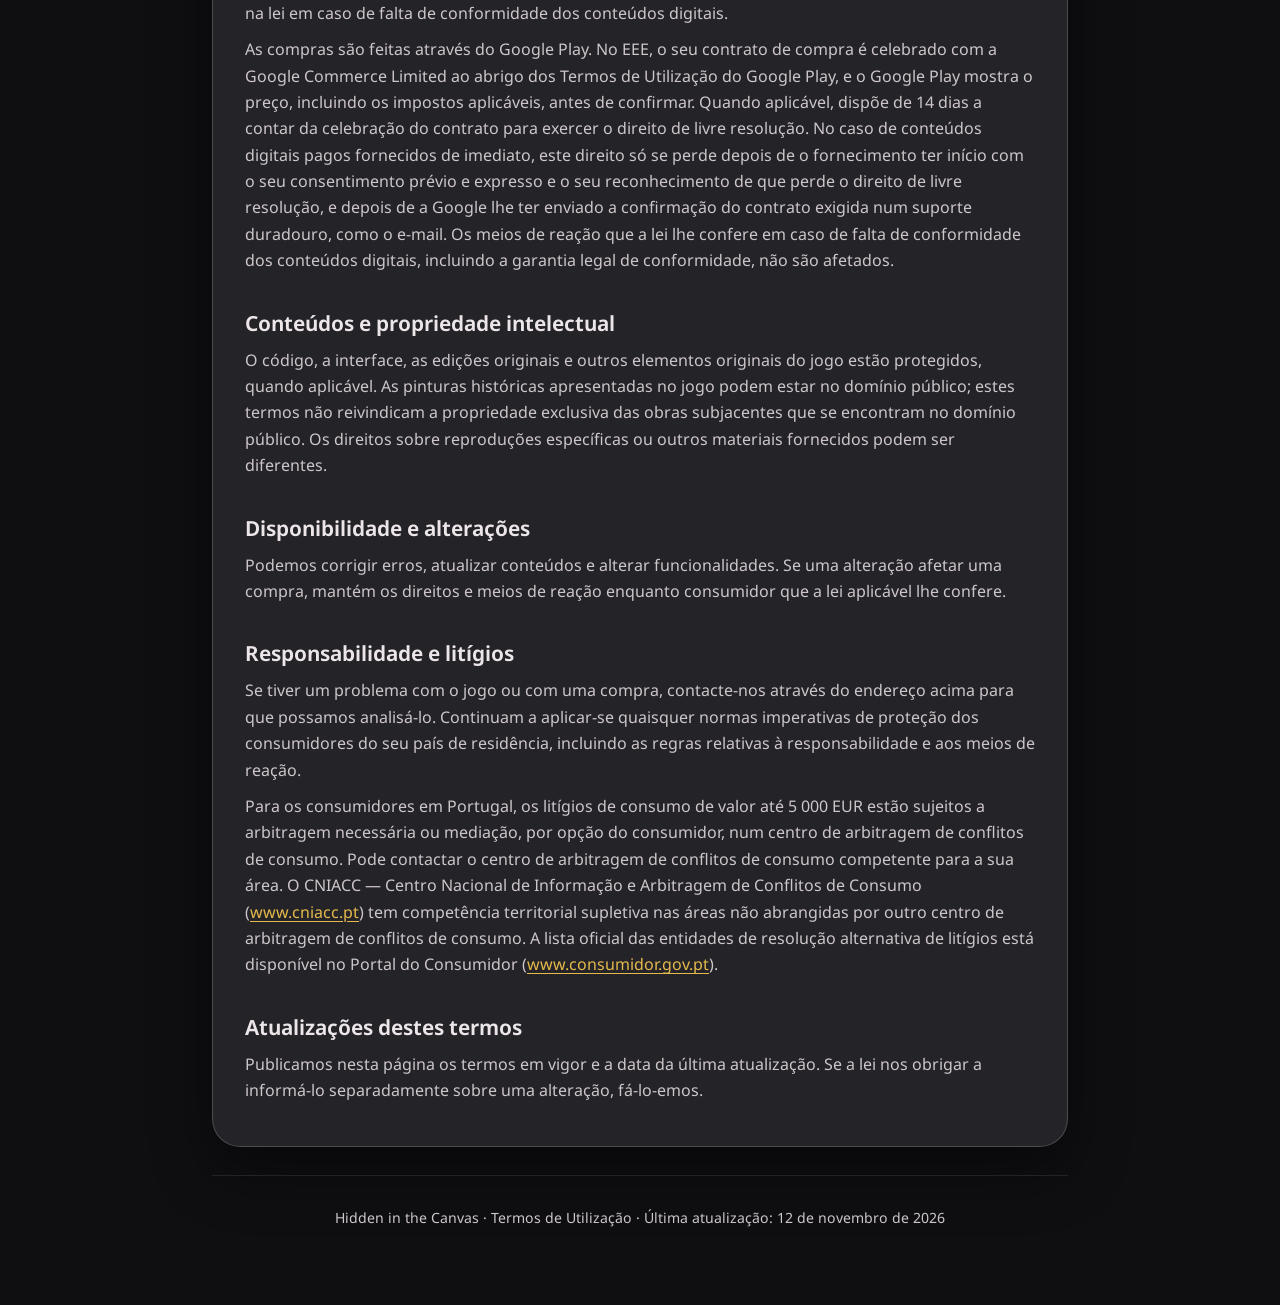
<file: terms-pt.html>
<!doctype html>
<html lang="pt-PT">
  <head>
    <meta charset="utf-8">
    <meta name="viewport" content="width=device-width, initial-scale=1">
    <meta name="theme-color" content="#10100f">
    <title>
      Termos de Utilização — Hidden in the Canvas
    </title>
    <meta name="description" content="Termos de Utilização do jogo Hidden in the Canvas.">
    <link rel="stylesheet" href="styles.css">
    <link rel="alternate" hreflang="en" href="terms.html">
    <link rel="alternate" hreflang="pt-PT" href="terms-pt.html">
  </head>
  <body>
    <main class="shell">
      <section class="hero">
        <p class="eyebrow">
          Termos de Utilização
        </p>
        <h1>
          Hidden in the Canvas
        </h1>
        <p class="lead">
          Estes termos explicam o jogo, a respetiva publicidade e as compras, bem como os seus direitos.
        </p>
        <nav class="nav" aria-label="Páginas legais">
          <a href="index.html">
            Início
          </a>
          <a href="privacy-pt.html">
            Privacidade
          </a>
          <a href="terms-pt.html" aria-current="page">
            Termos
          </a>
          <a href="data-deletion.html">
            Eliminação de dados
          </a>
          <a href="mailto:hiddeninthecanvas@omail.sh?subject=Hidden%20in%20the%20Canvas%20Support">
            Contacto
          </a>
          <a href="terms.html" lang="en" hreflang="en">
            English
          </a>
        </nav>
        <div class="meta">
          <span>
            Última atualização: 12 de novembro de 2026
          </span>
          <span>
            Prestador: Dmitry Rukhlenko, Portugal
          </span>
        </div>
      </section>
      <section class="card">
        <h2>
          Quem fornece o jogo
        </h2>
        <p>
          O Hidden in the Canvas é fornecido por Dmitry Rukhlenko, programador em nome individual que
          atua na qualidade de profissional estabelecido em Portugal.
        </p>
        <ul>
          <li>Morada postal: Avenida do Cristo Rei, nº 9 – 1º Esq., 2800-052 Almada, Portugal</li>
          <li>NIF — número de identificação fiscal português: 311438911</li>
          <li>Telefone: +351 934 595 652</li>
          <li>E-mail: <a href="mailto:hiddeninthecanvas@omail.sh">hiddeninthecanvas@omail.sh</a> (apoio e todos os pedidos)</li>
        </ul>
        <p>
          A
          <a href="privacy-pt.html">
            Política de Privacidade
          </a>
          do jogo explica o tratamento de dados.
        </p>
        <h2>
          Utilização do jogo
        </h2>
        <p>
          Pode instalar e jogar o jogo para uso pessoal. Não manipule compras ou recompensas nem
          interfira com a utilização do jogo por outras pessoas. Estes termos salvaguardam todos os
          direitos que lhe sejam conferidos pela lei aplicável.
        </p>
        <p>
          O jogo destina-se a adultos. A idade mínima permitida é de 16 anos; se tiver menos de 16
          anos, não o utilize. Se tiver 16 ou 17 anos, ou se, por qualquer outro motivo, ainda não
          tiver atingido a maioridade no local onde vive e precisar da autorização de um dos pais ou
          do representante legal para fazer uma compra, obtenha primeiro essa autorização.
        </p>
        <h2>
          Publicidade e recompensas opcionais
        </h2>
        <p>
          O jogo pode mostrar anúncios entre os níveis. Também pode optar por ver um vídeo para
          obter uma pista, quando houver um disponível. A disponibilidade depende da sua ligação,
          das suas escolhas de publicidade e do serviço de anúncios.
        </p>
        <h2>
          Compras e pistas locais
        </h2>
        <p>
          Quando as compras estão disponíveis, o Google Play processa o pagamento e mostra o preço
          antes de confirmar. O jogo oferece duas compras opcionais:
        </p>
        <ul>
          <li>
            <strong>Remover anúncios</strong> é uma compra única que desativa os anúncios entre os
            níveis. Pode continuar a optar por ver um vídeo para obter uma pista. Se reinstalar o jogo
            ou mudar de dispositivo, inicie sessão com a mesma conta Google Play e escolha
            <strong>Restaurar</strong> em Compras, nas definições do jogo, para recuperar uma compra
            elegível. Se o Google Play reembolsar ou cancelar esta compra, os anúncios entre os níveis
            podem voltar a aparecer.
          </li>
          <li>
            <strong>5 pistas</strong> adiciona cinco pistas ao saldo do seu dispositivo. Gasta uma
            pista sempre que a utiliza. O jogo guarda o saldo nesse dispositivo e não tem uma conta de
            jogo para o sincronizar. Pode perder as pistas não utilizadas, incluindo as pistas
            compradas, se limpar o armazenamento da aplicação, desinstalar o jogo ou mudar para outro
            dispositivo.
          </li>
        </ul>
        <p>
          Contacte-nos se a compra Remover anúncios ou quaisquer pistas compradas estiverem em falta.
          Também pode
          <a href="https://support.google.com/googleplay/answer/15574897?hl=pt-PT">pedir um reembolso através do Google Play</a>.
          Os direitos que lhe são conferidos pela legislação de defesa do consumidor aplicável
          continuam a aplicar-se, incluindo quaisquer direitos de livre resolução de uma compra, de
          obter um reembolso ou de recorrer aos meios de reação previstos na lei em caso de falta de
          conformidade dos conteúdos digitais.
        </p>
        <p>
          As compras são feitas através do Google Play. No EEE, o seu contrato de compra é celebrado
          com a Google Commerce Limited ao abrigo dos Termos de Utilização do Google Play, e o Google
          Play mostra o preço, incluindo os impostos aplicáveis, antes de confirmar. Quando aplicável,
          dispõe de 14 dias a contar da celebração do contrato para exercer o direito de livre
          resolução. No caso de conteúdos digitais pagos fornecidos de imediato, este direito só se
          perde depois de o fornecimento ter início com o seu consentimento prévio e expresso e o seu
          reconhecimento de que perde o direito de livre resolução, e depois de a Google lhe ter
          enviado a confirmação do contrato exigida num suporte duradouro, como o e-mail.
          Os meios de reação que a lei lhe confere em caso de falta de conformidade dos conteúdos digitais,
          incluindo a garantia legal de conformidade, não são afetados.
        </p>
        <h2>
          Conteúdos e propriedade intelectual
        </h2>
        <p>
          O código, a interface, as edições originais e outros elementos originais do jogo estão
          protegidos, quando aplicável. As pinturas históricas apresentadas no jogo podem estar no
          domínio público; estes termos não reivindicam a propriedade exclusiva das obras subjacentes
          que se encontram no domínio público. Os direitos sobre reproduções específicas ou outros
          materiais fornecidos podem ser diferentes.
        </p>
        <h2>
          Disponibilidade e alterações
        </h2>
        <p>
          Podemos corrigir erros, atualizar conteúdos e alterar funcionalidades. Se uma alteração
          afetar uma compra, mantém os direitos e meios de reação enquanto consumidor que a lei
          aplicável lhe confere.
        </p>
        <h2>
          Responsabilidade e litígios
        </h2>
        <p>
          Se tiver um problema com o jogo ou com uma compra, contacte-nos através do endereço acima
          para que possamos analisá-lo. Continuam a aplicar-se quaisquer normas imperativas de
          proteção dos consumidores do seu país de residência, incluindo as regras relativas à
          responsabilidade e aos meios de reação.
        </p>
        <p>
          Para os consumidores em Portugal, os litígios de consumo de valor até 5 000 EUR estão
          sujeitos a arbitragem necessária ou mediação, por opção do consumidor, num centro de
          arbitragem de conflitos de consumo. Pode contactar o centro de arbitragem de conflitos de
          consumo competente para a sua área. O CNIACC — Centro Nacional de Informação e Arbitragem
          de Conflitos de Consumo
          (<a href="https://www.cniacc.pt">www.cniacc.pt</a>) tem competência territorial
          supletiva nas áreas não abrangidas por outro centro de arbitragem de conflitos de consumo. A lista oficial das entidades de resolução alternativa de litígios está disponível no
          Portal do Consumidor (<a href="https://www.consumidor.gov.pt">www.consumidor.gov.pt</a>).
        </p>
        <h2>
          Atualizações destes termos
        </h2>
        <p>
          Publicamos nesta página os termos em vigor e a data da última atualização. Se a lei nos
          obrigar a informá-lo separadamente sobre uma alteração, fá-lo-emos.
        </p>
      </section>
      <footer class="footer">
        <p>
          Hidden in the Canvas · Termos de Utilização · Última atualização: 12 de novembro de 2026
        </p>
      </footer>
    </main>
  </body>
</html>
</file>
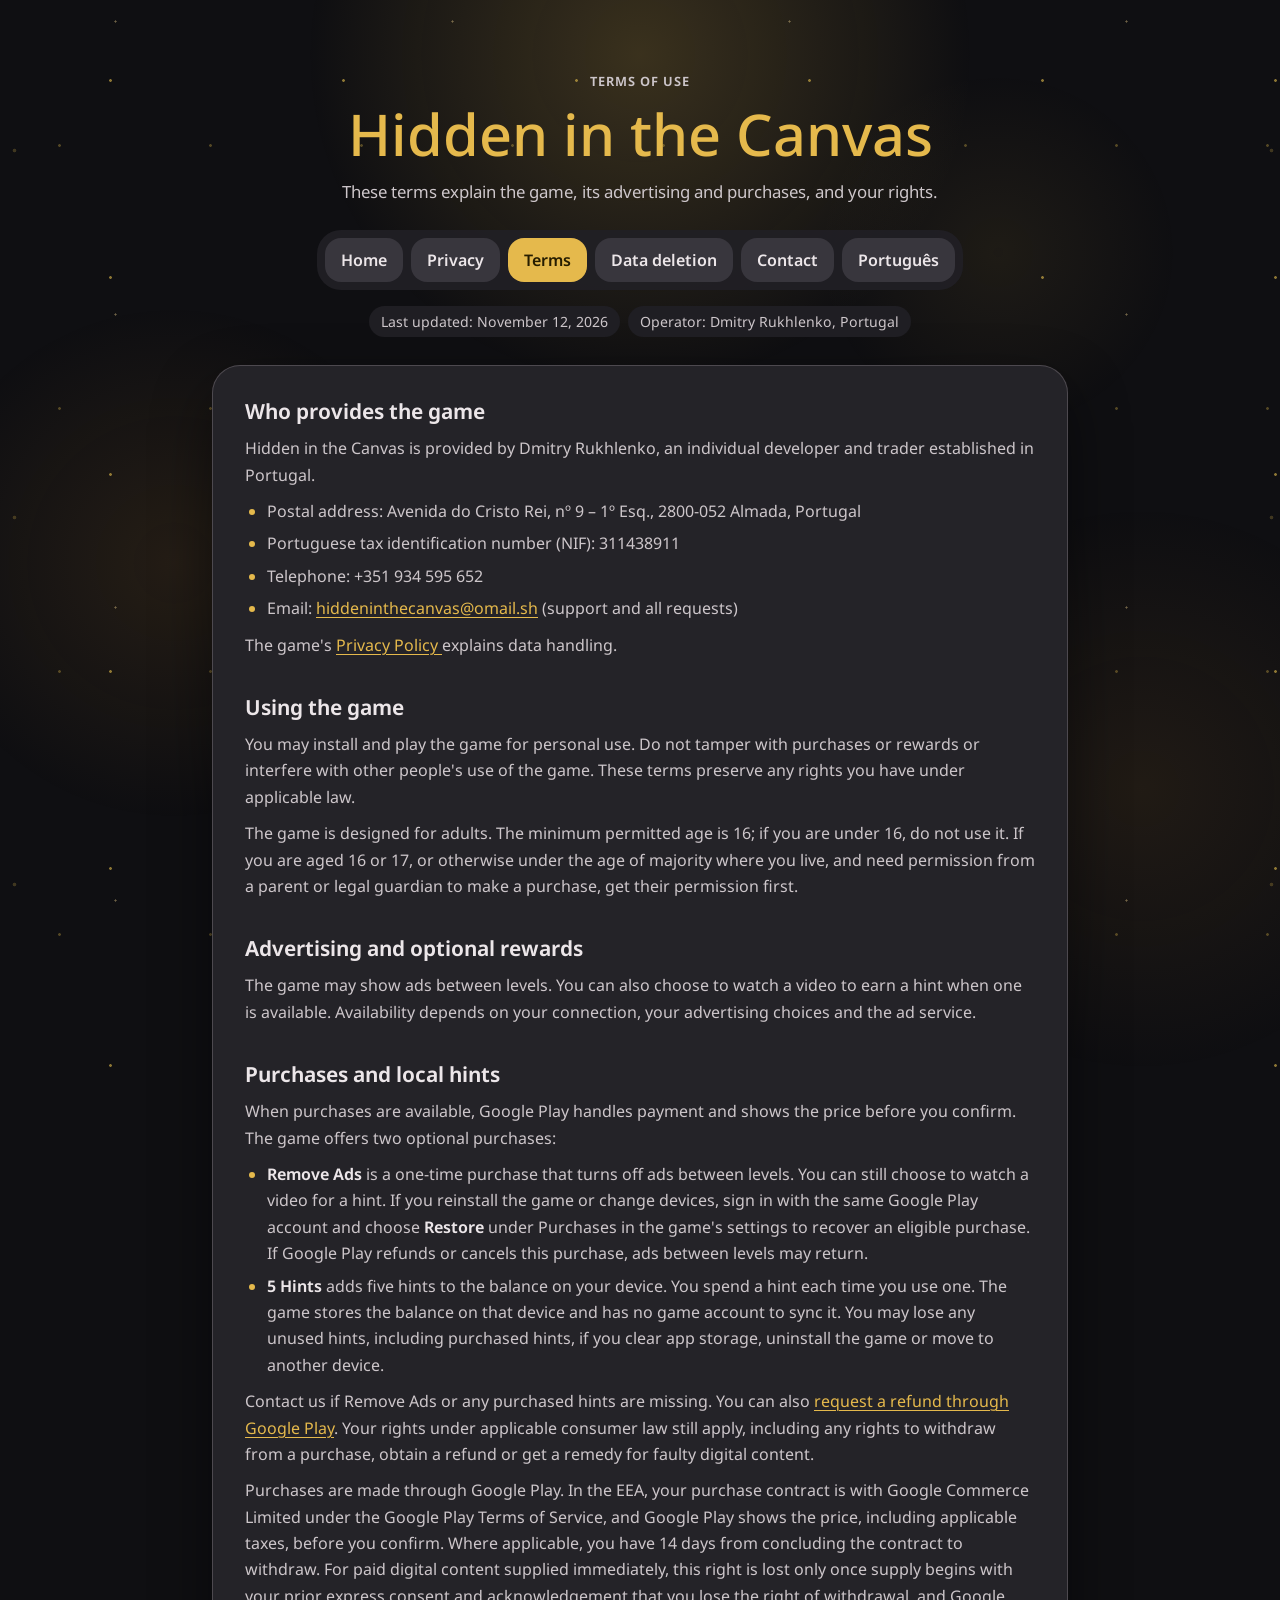
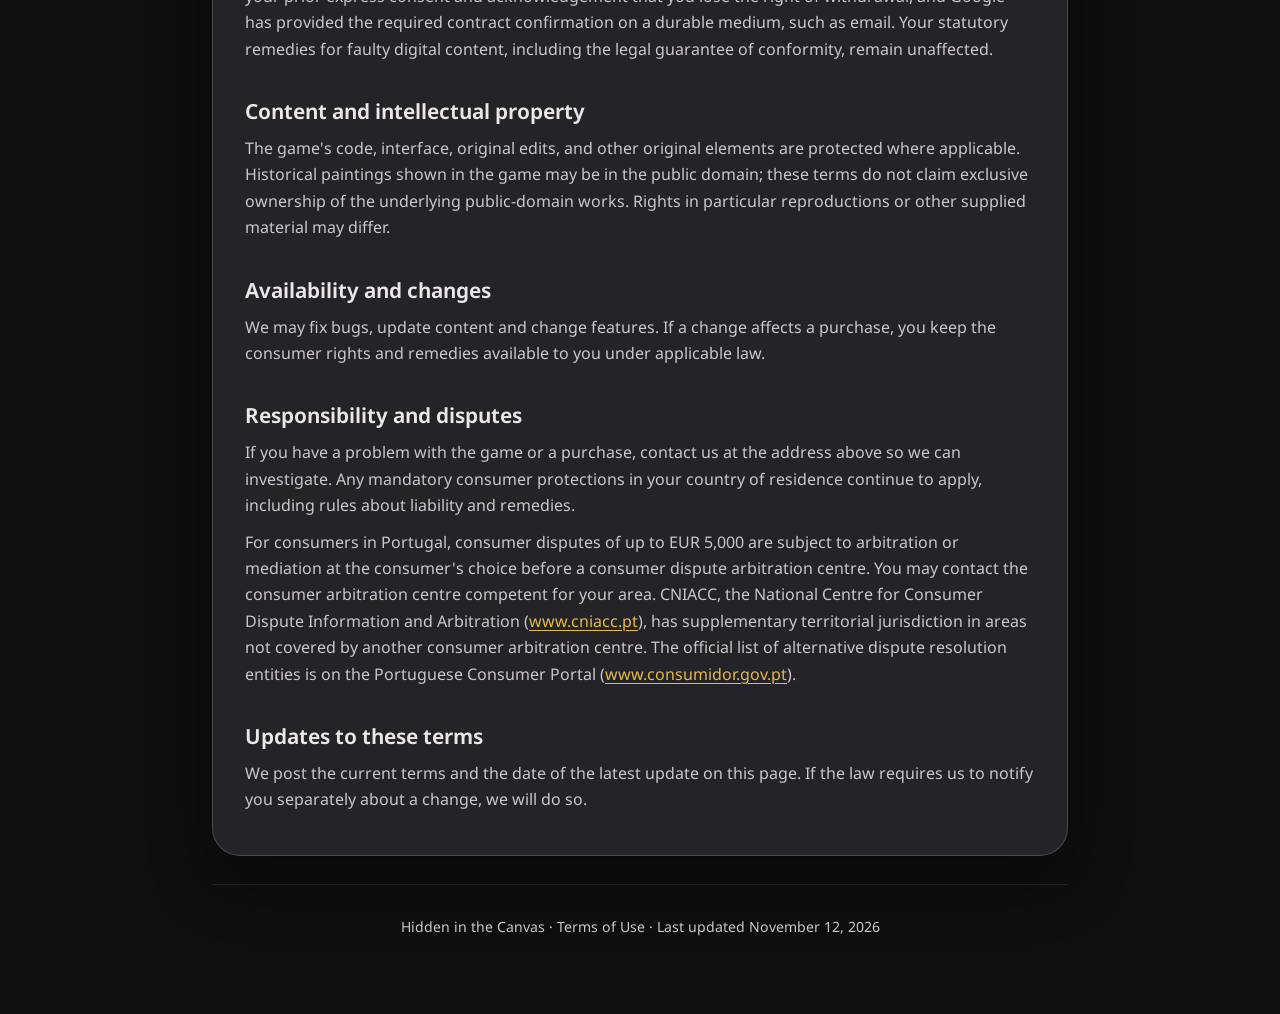
<file: terms.html>
<!doctype html>
<html lang="en">
  <head>
    <meta charset="utf-8">
    <meta name="viewport" content="width=device-width, initial-scale=1">
    <meta name="theme-color" content="#10100f">
    <title>
      Terms of Use — Hidden in the Canvas
    </title>
    <meta name="description" content="Terms of Use for Hidden in the Canvas.">
    <link rel="stylesheet" href="styles.css">
    <link rel="alternate" hreflang="en" href="terms.html">
    <link rel="alternate" hreflang="pt-PT" href="terms-pt.html">
  </head>
  <body>
    <main class="shell">
      <section class="hero">
        <p class="eyebrow">
          Terms of Use
        </p>
        <h1>
          Hidden in the Canvas
        </h1>
        <p class="lead">
          These terms explain the game, its advertising and purchases, and your rights.
        </p>
        <nav class="nav" aria-label="Legal pages">
          <a href="index.html">
            Home
          </a>
          <a href="privacy.html">
            Privacy
          </a>
          <a href="terms.html" aria-current="page">
            Terms
          </a>
          <a href="data-deletion.html">
            Data deletion
          </a>
          <a href="mailto:hiddeninthecanvas@omail.sh?subject=Hidden%20in%20the%20Canvas%20Support">
            Contact
          </a>
          <a href="terms-pt.html" lang="pt-PT" hreflang="pt-PT">
            Português
          </a>
        </nav>
        <div class="meta">
          <span>
            Last updated: November 12, 2026
          </span>
          <span>
            Operator: Dmitry Rukhlenko, Portugal
          </span>
        </div>
      </section>
      <section class="card">
        <h2>
          Who provides the game
        </h2>
        <p>
          Hidden in the Canvas is provided by Dmitry Rukhlenko, an individual developer and trader
          established in Portugal.
        </p>
        <ul>
          <li>Postal address: Avenida do Cristo Rei, nº 9 – 1º Esq., 2800-052 Almada, Portugal</li>
          <li>Portuguese tax identification number (NIF): 311438911</li>
          <li>Telephone: +351 934 595 652</li>
          <li>Email: <a href="mailto:hiddeninthecanvas@omail.sh">hiddeninthecanvas@omail.sh</a> (support and all requests)</li>
        </ul>
        <p>
          The game's
          <a href="privacy.html">
            Privacy Policy
          </a>
          explains data handling.
        </p>
        <h2>
          Using the game
        </h2>
        <p>
          You may install and play the game for personal use. Do not tamper with purchases or
          rewards or interfere with other people's use of the game. These terms preserve any rights
          you have under applicable law.
        </p>
        <p>
          The game is designed for adults. The minimum permitted age is 16; if you are under 16, do
          not use it. If you are aged 16 or 17, or otherwise under the age of majority where you
          live, and need permission from a parent or legal guardian to make a purchase, get their
          permission first.
        </p>
        <h2>
          Advertising and optional rewards
        </h2>
        <p>
          The game may show ads between levels. You can also choose to watch a video to earn a hint
          when one is available. Availability depends on your connection, your advertising choices
          and the ad service.
        </p>
        <h2>
          Purchases and local hints
        </h2>
        <p>
          When purchases are available, Google Play handles payment and shows the price before you
          confirm. The game offers two optional purchases:
        </p>
        <ul>
          <li>
            <strong>Remove Ads</strong> is a one-time purchase that turns off ads between levels.
            You can still choose to watch a video for a hint. If you reinstall the game or change
            devices, sign in with the same Google Play account and choose <strong>Restore</strong>
            under Purchases in the game's settings to recover an eligible purchase. If Google Play
            refunds or cancels this purchase, ads between levels may return.
          </li>
          <li>
            <strong>5 Hints</strong> adds five hints to the balance on your device. You spend a hint
            each time you use one. The game stores the balance on that device and has no game
            account to sync it. You may lose any unused hints, including purchased hints, if you
            clear app storage, uninstall the game or move to another device.
          </li>
        </ul>
        <p>
          Contact us if Remove Ads or any purchased hints are missing. You can also
          <a href="https://support.google.com/googleplay/answer/15574897?hl=en">request a refund through Google Play</a>.
          Your rights under applicable consumer law still apply, including any rights to withdraw
          from a purchase, obtain a refund or get a remedy for faulty digital content.
        </p>
        <p>
          Purchases are made through Google Play. In the EEA, your purchase contract is with Google
          Commerce Limited under the Google Play Terms of Service, and Google Play shows the price,
          including applicable taxes, before you confirm. Where applicable, you have 14 days from
          concluding the contract to withdraw. For paid digital content supplied immediately, this
          right is lost only once supply begins with your prior express consent and acknowledgement
          that you lose the right of withdrawal, and Google has provided the required contract
          confirmation on a durable medium, such as email.
          Your statutory remedies for faulty digital content, including the legal guarantee of
          conformity, remain unaffected.
        </p>
        <h2>
          Content and intellectual property
        </h2>
        <p>
          The game's code, interface, original edits, and other original elements are protected
          where applicable. Historical paintings shown in the game may be in the public domain;
          these terms do not claim exclusive ownership of the underlying public-domain works. Rights
          in particular reproductions or other supplied material may differ.
        </p>
        <h2>
          Availability and changes
        </h2>
        <p>
          We may fix bugs, update content and change features. If a change affects a purchase,
          you keep the consumer rights and remedies available to you under applicable law.
        </p>
        <h2>
          Responsibility and disputes
        </h2>
        <p>
          If you have a problem with the game or a purchase, contact us at the address above so we
          can investigate. Any mandatory consumer protections in your country of residence continue
          to apply, including rules about liability and remedies.
        </p>
        <p>
          For consumers in Portugal, consumer disputes of up to EUR 5,000 are subject to arbitration
          or mediation at the consumer's choice before a consumer dispute arbitration centre. You may
          contact the consumer arbitration centre competent for your area. CNIACC, the National
          Centre for Consumer Dispute Information and Arbitration
          (<a href="https://www.cniacc.pt">www.cniacc.pt</a>), has supplementary territorial
          jurisdiction in areas not covered by another consumer arbitration centre. The official list of alternative dispute resolution entities is on the
          Portuguese Consumer Portal (<a href="https://www.consumidor.gov.pt">www.consumidor.gov.pt</a>).
        </p>
        <h2>
          Updates to these terms
        </h2>
        <p>
          We post the current terms and the date of the latest update on this page. If the law
          requires us to notify you separately about a change, we will do so.
        </p>
      </section>
      <footer class="footer">
        <p>
          Hidden in the Canvas · Terms of Use · Last updated November 12, 2026
        </p>
      </footer>
    </main>
  </body>
</html>
</file>
<file: styles.css>
/*
 * Legal pages styled after the game's dark Material 3 theme
 * (Assets/Scripts/UI/HiddenCanvasMaterial3Theme.cs): near-black canvas with a warm
 * glow, gold title and primary actions, rounded surface containers, Noto Sans.
 * The font is self-hosted so these pages make no request to a font CDN.
 */
@font-face {
  font-family: "Noto Sans";
  src: url("fonts/NotoSans-Variable-latin.woff") format("woff");
  font-weight: 100 900;
  font-stretch: 62.5% 100%;
  font-style: normal;
  font-display: swap;
}

:root {
  color-scheme: dark;
  /* Game theme tokens (Color32 values converted to hex). */
  --background: #0f0f12;
  --surface-low: #1f1e23;
  --surface: #242328;
  --surface-high: #2d2c32;
  --surface-highest: #38363d;
  --on-surface: #ece6e9;
  --on-surface-variant: #cdc6ca;
  --outline-variant: #6f686f;
  --primary: #e5b94c;
  --on-primary: #261d00;
  --primary-container: #5b4813;
  --on-primary-container: #ffdf97;
  --line: rgba(236, 230, 233, 0.1);
  --radius-panel: 28px;
  --radius-control: 16px;
  font-family: "Noto Sans", ui-sans-serif, system-ui, -apple-system, "Segoe UI", sans-serif;
}

* {
  box-sizing: border-box;
}

html {
  min-height: 100%;
  background: var(--background);
}

body {
  position: relative;
  min-height: 100vh;
  margin: 0;
  color: var(--on-surface);
  /* No body background: the canvas colour comes from html, so the fixed z-index -1
     light layers below are painted above it instead of being hidden behind body. */
  -webkit-font-smoothing: antialiased;
}

/*
 * Background echoing the Home screen: soft light spots (::before) and gold dust specks
 * (::after). Both layers are fixed to the viewport, sit behind the content and drift
 * slowly with transform-only animations, which the browser composites on the GPU.
 * They are oversized so the drift never reveals an edge.
 */
body::before,
body::after {
  position: fixed;
  inset: -20vmax;
  z-index: -1;
  pointer-events: none;
  content: "";
}

body::before {
  background-image:
    radial-gradient(circle at 50% 22%, rgba(229, 185, 76, 0.2), transparent 26vmax),
    radial-gradient(circle at 24% 58%, rgba(150, 104, 40, 0.16), transparent 20vmax),
    radial-gradient(circle at 78% 74%, rgba(150, 104, 40, 0.13), transparent 22vmax),
    radial-gradient(circle at 70% 36%, rgba(229, 185, 76, 0.07), transparent 14vmax);
  animation: light-drift 70s ease-in-out infinite alternate;
}

body::after {
  background-image:
    radial-gradient(circle, rgba(242, 202, 80, 0.55) 1px, transparent 1.7px),
    radial-gradient(circle, rgba(242, 202, 80, 0.3) 1px, transparent 1.7px),
    radial-gradient(circle, rgba(255, 223, 151, 0.4) 0.8px, transparent 1.4px),
    radial-gradient(circle, rgba(242, 202, 80, 0.22) 1.4px, transparent 2.2px);
  /* Unrelated tile sizes and offsets keep the specks from lining up into a visible grid. */
  background-size: 233px 197px, 151px 263px, 337px 293px, 419px 367px;
  background-position: 17px 41px, 89px 7px, 203px 131px, 61px 223px;
  animation: dust-drift 120s linear infinite alternate;
}

@keyframes light-drift {
  from {
    transform: translate3d(-3vmax, -2vmax, 0) scale(1);
  }
  to {
    transform: translate3d(3vmax, 2vmax, 0) scale(1.08);
  }
}

@keyframes dust-drift {
  from {
    transform: translate3d(0, 0, 0);
  }
  to {
    transform: translate3d(-60px, -140px, 0);
  }
}

@media (prefers-reduced-motion: reduce) {
  body::before,
  body::after {
    animation: none;
  }
}

a {
  color: var(--primary);
  text-underline-offset: 0.18em;
  text-decoration-thickness: 1px;
}

a:hover {
  color: var(--on-primary-container);
}

a:focus-visible {
  outline: 2px solid var(--primary);
  outline-offset: 3px;
  border-radius: 6px;
}

.shell {
  width: min(100%, 920px);
  margin: 0 auto;
  padding: 24px 16px 40px;
}

.hero {
  padding: 28px 0 8px;
  text-align: center;
}

/* Section labels in the game are small uppercase muted text ("PROGRESS"). */
.eyebrow {
  margin: 0 0 12px;
  color: var(--on-surface-variant);
  font-size: 0.8rem;
  font-weight: 650;
  letter-spacing: 0.08em;
  text-transform: uppercase;
}

h1,
h2,
h3,
p {
  overflow-wrap: anywhere;
}

/* The game title is gold Noto Sans at a regular weight, not a heavy display face. */
h1 {
  margin: 0;
  color: var(--primary);
  font-size: clamp(2.2rem, 8vw, 3.6rem);
  font-weight: 500;
  line-height: 1.1;
}

.lead {
  max-width: 620px;
  margin: 14px auto 0;
  color: var(--on-surface-variant);
  font-size: 1.05rem;
  line-height: 1.6;
}

/* Navigation looks like the game's bottom bar: a rounded tray of buttons. */
.nav {
  display: inline-flex;
  flex-wrap: wrap;
  justify-content: center;
  gap: 8px;
  max-width: 100%;
  margin: 24px 0 0;
  padding: 8px;
  border-radius: 24px;
  background: rgba(33, 32, 37, 0.92);
}

.nav a,
.button {
  display: inline-flex;
  min-height: 44px;
  align-items: center;
  justify-content: center;
  padding: 10px 16px;
  border-radius: var(--radius-control);
  color: var(--on-surface);
  background: var(--surface-highest);
  font-weight: 600;
  text-decoration: none;
}

.nav a:hover,
.button:hover {
  color: var(--on-surface);
  background: #433f48;
}

.nav a[aria-current="page"],
.button.primary {
  color: var(--on-primary);
  background: var(--primary);
}

.meta {
  display: flex;
  flex-wrap: wrap;
  justify-content: center;
  gap: 8px;
  margin-top: 16px;
  color: var(--on-surface-variant);
  font-size: 0.88rem;
}

.meta span {
  padding: 6px 12px;
  border-radius: 999px;
  background: var(--surface-low);
}

/* Cards match the Settings dialog: dark rounded panel with a thin outline. */
.card {
  margin-top: 20px;
  padding: 20px;
  border: 1px solid rgba(111, 104, 111, 0.55);
  border-radius: var(--radius-panel);
  background: var(--surface);
  box-shadow: 0 24px 60px rgba(0, 0, 0, 0.45);
}

.card h2 {
  margin: 36px 0 10px;
  color: var(--on-surface);
  font-size: 1.3rem;
  font-weight: 650;
  line-height: 1.3;
}

.card h2:first-child {
  margin-top: 0;
}

.card h3 {
  margin: 22px 0 8px;
  font-size: 1.05rem;
  font-weight: 650;
}

.card p,
.card li {
  color: var(--on-surface-variant);
  line-height: 1.65;
}

.card p {
  margin: 10px 0;
}

.card strong {
  color: var(--on-surface);
  font-weight: 650;
}

.card ul,
.card ol {
  margin: 10px 0;
  padding-left: 22px;
}

.card li + li {
  margin-top: 6px;
}

.card li::marker {
  color: var(--primary);
}

.notice {
  border-color: rgba(229, 185, 76, 0.45);
  background: var(--primary-container);
}

.notice h2 {
  color: var(--on-primary-container);
}

.notice p {
  color: #f3e3bd;
}

/* The data table is drawn like the Settings list: stacked rows on a raised surface. */
.table-scroll {
  max-width: 100%;
  margin: 16px 0 8px;
  overflow-x: auto;
}

table {
  width: 100%;
  min-width: 580px;
  border-collapse: separate;
  border-spacing: 0;
  color: var(--on-surface-variant);
  line-height: 1.5;
}

/* Round the outer corner cells instead of clipping the table, which would clip the caption. */
th,
td {
  background: var(--surface-highest);
}

thead th:first-child {
  border-top-left-radius: 20px;
}

thead th:last-child {
  border-top-right-radius: 20px;
}

tbody tr:last-child td:first-child {
  border-bottom-left-radius: 20px;
}

tbody tr:last-child td:last-child {
  border-bottom-right-radius: 20px;
}

caption {
  padding: 0 0 10px;
  text-align: left;
  color: var(--on-surface-variant);
  font-size: 0.8rem;
  font-weight: 650;
  letter-spacing: 0.08em;
  text-transform: uppercase;
}

th,
td {
  padding: 14px 16px;
  text-align: left;
  vertical-align: top;
}

th {
  color: var(--on-surface);
  background: var(--surface-high);
  font-weight: 650;
}

tbody td {
  border-top: 2px solid var(--surface);
}

td + td,
th + th {
  border-left: 2px solid var(--surface);
}

/* Keep each purpose, recipient and basis together on narrow screens. */
@media (max-width: 600px) {
  .table-scroll {
    overflow-x: visible;
  }

  .table-scroll table,
  .table-scroll caption,
  .table-scroll tbody,
  .table-scroll tr,
  .table-scroll td {
    display: block;
    min-width: 0;
  }

  .table-scroll td {
    border-radius: 0 !important;
  }

  .table-scroll thead {
    position: absolute;
    width: 1px;
    height: 1px;
    padding: 0;
    overflow: hidden;
    clip-path: inset(50%);
    white-space: nowrap;
  }

  .table-scroll tbody tr {
    margin-bottom: 12px;
    overflow: hidden;
    border-radius: 20px;
    background: var(--surface-highest);
  }

  .table-scroll td {
    border: 0;
  }

  .table-scroll td + td {
    border-top: 2px solid var(--surface);
    border-left: 0;
  }

  .table-scroll td::before {
    display: block;
    margin-bottom: 6px;
    color: var(--on-surface);
    font-size: 0.8rem;
    font-weight: 650;
    letter-spacing: 0.06em;
    text-transform: uppercase;
    content: attr(data-label);
  }
}

.footer {
  margin-top: 28px;
  padding-top: 18px;
  border-top: 1px solid var(--line);
  color: var(--on-surface-variant);
  font-size: 0.88rem;
  text-align: center;
}

@media (min-width: 700px) {
  .shell {
    padding: 44px 32px 64px;
  }

  .card {
    padding: 32px;
  }
}
</file>
